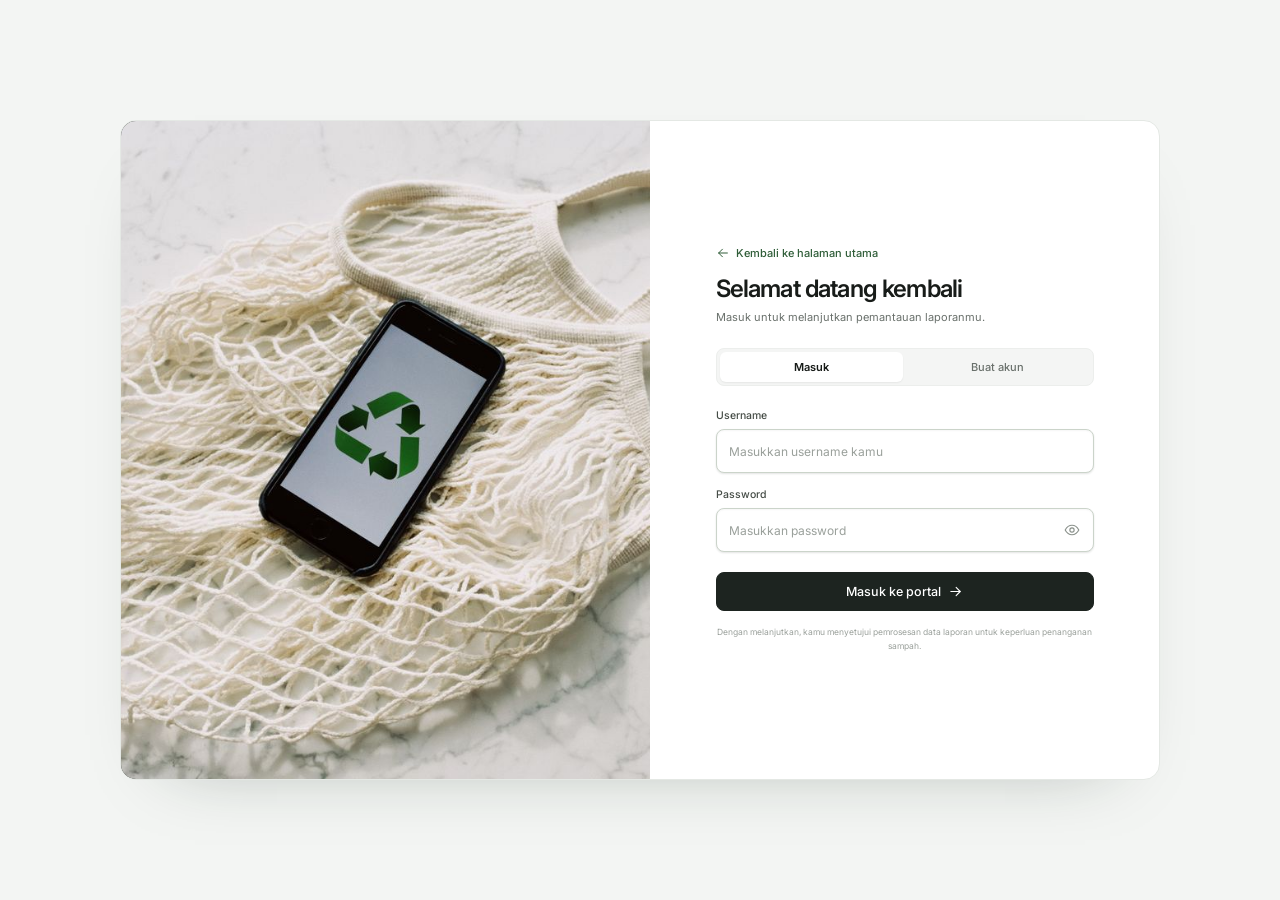
<file: frontend/index.html>
<!doctype html>
<html lang="id">
<head>
  <meta charset="utf-8">
  <meta name="viewport" content="width=device-width, initial-scale=1">
  <title>SmartWaste — Portal Warga</title>
  <meta name="description" content="Portal warga SmartWaste untuk melaporkan kondisi sampah, memantau penanganan, dan mengunduh riwayat laporan.">
  <meta name="theme-color" content="#f5f6f5">
  <link rel="preconnect" href="https://fonts.googleapis.com">
  <link rel="preconnect" href="https://fonts.gstatic.com" crossorigin>
  <link href="https://fonts.googleapis.com/css2?family=Inter:wght@400;500;600;700&display=swap" rel="stylesheet">
  <link rel="stylesheet" href="assets/css/styles.css?v=1.6.8">
  <link rel="icon" href="data:image/svg+xml,%3Csvg xmlns='http://www.w3.org/2000/svg' viewBox='0 0 64 64'%3E%3Crect width='64' height='64' rx='16' fill='%234d8534'/%3E%3Cpath d='M20 42c0-12 9-22 24-24 2 15-7 26-19 26' fill='none' stroke='%23f2f8ea' stroke-width='5' stroke-linecap='round'/%3E%3Cpath d='M22 46c4-10 10-16 19-20' fill='none' stroke='%23f2f8ea' stroke-width='5' stroke-linecap='round'/%3E%3C/svg%3E">
</head>
<body>
  <div class="page-glow" aria-hidden="true"><span></span><span></span></div>

  <!-- ============ AUTHENTICATION ============ -->
  <section id="authView" class="auth hidden" aria-label="Masuk atau buat akun">
    <div class="auth-shell">
      <aside class="auth-brand" aria-hidden="true">
        <img src="assets/img/smartphone-recycling.jpg?v=1" alt="" class="auth-photo" loading="eager">
      </aside>

      <div class="auth-panel" role="main">
        <a class="link-inline auth-back-link" href="landing.html"><span class="icon-only" data-icon="arrow-left"></span> Kembali ke halaman utama</a>
        <div class="auth-panel-head">
          <a class="brand brand--mobile" href="landing.html" aria-label="Kembali ke halaman utama">
            <span class="brand-mark" data-art="mark"></span>
            <span class="brand-name">SmartWaste</span>
          </a>
          <h2 id="authTitle">Selamat datang kembali</h2>
          <p id="authSubtitle">Masuk untuk melanjutkan pemantauan laporanmu.</p>
        </div>

        <div class="auth-tabs" role="tablist" aria-label="Pilihan autentikasi">
          <button type="button" class="auth-tab is-active" id="loginTab" role="tab" aria-selected="true" data-auth-tab="login">Masuk</button>
          <button type="button" class="auth-tab" id="registerTab" role="tab" aria-selected="false" data-auth-tab="register">Buat akun</button>
        </div>

        <form id="loginForm" class="auth-form" novalidate>
          <div class="field">
            <label for="loginUsername">Username</label>
            <div class="input-wrap">
              <span class="input-icon" data-icon="user"></span>
              <input id="loginUsername" name="username" type="text" autocomplete="username" placeholder="Masukkan username kamu" required>
            </div>
          </div>
          <div class="field">
            <div class="label-row">
              <label for="loginPassword">Password</label>
            </div>
            <div class="input-wrap">
              <span class="input-icon" data-icon="lock"></span>
              <input id="loginPassword" name="password" type="password" autocomplete="current-password" placeholder="Masukkan password" required>
              <button type="button" class="input-action" data-action="toggle-password" data-target="loginPassword" aria-label="Tampilkan password">
                <span class="icon-only" data-icon="eye"></span>
              </button>
            </div>
          </div>
          <p class="form-error" id="loginError" role="alert" hidden></p>
          <button type="submit" class="btn btn--primary btn--block btn--lg" id="loginSubmit">
            Masuk ke portal <span class="icon-only" data-icon="arrow-right"></span>
          </button>

        </form>

        <form id="registerForm" class="auth-form hidden" novalidate>
          <div class="field">
            <label for="registerName">Nama lengkap</label>
            <div class="input-wrap">
              <span class="input-icon" data-icon="user"></span>
              <input id="registerName" name="name" type="text" autocomplete="name" placeholder="Contoh: Fadhlan Rizky" required>
            </div>
          </div>
          <div class="field">
            <label for="registerUsername">Username</label>
            <div class="input-wrap">
              <span class="input-icon" data-icon="at"></span>
              <input id="registerUsername" name="username" type="text" autocomplete="username" placeholder="Minimal 3 karakter" minlength="3" required>
            </div>
            <p class="field-hint">Tanpa email. Username dipakai untuk masuk kembali.</p>
          </div>
          <div class="field">
            <label for="registerPassword">Password</label>
            <div class="input-wrap">
              <span class="input-icon" data-icon="lock"></span>
              <input id="registerPassword" name="password" type="password" autocomplete="new-password" placeholder="Minimal 8 karakter" minlength="8" required>
              <button type="button" class="input-action" data-action="toggle-password" data-target="registerPassword" aria-label="Tampilkan password">
                <span class="icon-only" data-icon="eye"></span>
              </button>
            </div>
            <p class="field-hint">Gunakan minimal 8 karakter agar akun lebih aman.</p>
          </div>
          <p class="form-error" id="registerError" role="alert" hidden></p>
          <button type="submit" class="btn btn--primary btn--block btn--lg" id="registerSubmit">
            Buat akun warga <span class="icon-only" data-icon="arrow-right"></span>
          </button>
          <p class="auth-note">Portal ini hanya untuk akun warga. Akun Admin dan Petugas masuk melalui aplikasi operasional.</p>
        </form>

        <p class="auth-terms">Dengan melanjutkan, kamu menyetujui pemrosesan data laporan untuk keperluan penanganan sampah.</p>
      </div>
    </div>
  </section>

  <!-- ============ APP SHELL ============ -->
  <div id="shell" class="shell hidden">
    <div id="scrim" class="scrim" hidden></div>

    <aside id="sidebar" class="sidebar" aria-label="Navigasi utama">
      <div class="sidebar-top">
        <a class="brand" href="#/ringkasan" aria-label="SmartWaste, ke ringkasan">
          <span class="brand-mark" data-art="mark"></span>
          <span class="brand-name">SmartWaste</span>
        </a>

        <form class="side-search" id="sideSearchForm" role="search">
          <span class="side-search-ic" data-icon="search"></span>
          <input id="sideSearch" type="search" placeholder="Cari laporan..." aria-label="Cari laporan" autocomplete="off">
          <kbd>Ctrl K</kbd>
        </form>

        <nav class="nav">
          <p class="nav-label">Menu utama</p>
          <a class="nav-item" href="#/ringkasan" data-nav="dashboard">
            <span class="nav-icon" data-icon="grid"></span>
            <span>Ringkasan</span>
          </a>
          <a class="nav-item" href="#/buat" data-nav="new">
            <span class="nav-icon" data-icon="plus-circle"></span>
            <span>Buat laporan</span>
          </a>
          <a class="nav-item" href="#/riwayat" data-nav="reports">
            <span class="nav-icon" data-icon="clock"></span>
            <span>Riwayat laporan</span>
            <span class="nav-badge" id="navPendingBadge" hidden>0</span>
          </a>

          <p class="nav-label">Akun &amp; bantuan</p>
          <a class="nav-item" href="#/profil" data-nav="profile">
            <span class="nav-icon" data-icon="user"></span>
            <span>Profil</span>
          </a>
          <button type="button" class="nav-item nav-item--button" data-action="open-help">
            <span class="nav-icon" data-icon="help"></span>
            <span>Bantuan cepat</span>
          </button>
          <a class="nav-item" href="landing.html">
            <span class="nav-icon" data-icon="arrow-up-right"></span>
            <span>Halaman utama</span>
          </a>
        </nav>

        <div class="sidebar-promo">
          <span class="promo-art" data-art="promo" aria-hidden="true"></span>
          <p class="promo-title">Jaga lingkunganmu</p>
          <p class="promo-copy">Setiap laporan membantu petugas bergerak lebih cepat.</p>
          <a href="#/buat" class="btn btn--dark btn--sm btn--block">
            Buat laporan <span class="icon-only" data-icon="arrow-right"></span>
          </a>
        </div>
      </div>

      <div class="sidebar-bottom">
        <div class="sidebar-user">
          <button type="button" class="sidebar-user-main" data-action="go-profile">
            <span class="avatar avatar--sm" id="sidebarAvatar">FR</span>
            <span class="sidebar-user-text">
              <strong id="sidebarName">Warga</strong>
              <small>Akun warga</small>
            </span>
          </button>
          <button type="button" class="icon-btn icon-btn--quiet" data-action="logout" aria-label="Keluar dari akun">
            <span class="icon-only" data-icon="logout"></span>
          </button>
        </div>
      </div>
    </aside>

    <div class="main">
      <header class="topbar">
        <div class="topbar-left">
          <button type="button" class="icon-btn menu-btn" id="menuBtn" aria-label="Buka menu navigasi" aria-expanded="false" aria-controls="sidebar">
            <span class="icon-only" data-icon="menu"></span>
          </button>
        </div>
        <div class="top-actions">
          <button type="button" class="icon-btn" id="bellBtn" aria-label="Notifikasi" aria-expanded="false">
            <span class="icon-only" data-icon="bell"></span>
            <span class="notif-dot" id="notifDot" hidden></span>
          </button>
          <button type="button" class="profile-chip" data-action="go-profile">
            <span class="avatar avatar--sm" id="topAvatar">FR</span>
            <span class="profile-chip-text">
              <strong id="topChipName">Warga</strong>
              <small>Akun warga</small>
            </span>
            <span class="icon-only muted" data-icon="chevron-down"></span>
          </button>
        </div>
      </header>

      <div class="conn-banner" id="connBanner" role="status" hidden>
        <span class="icon-only" data-icon="wifi-off"></span>
        <span id="connBannerText">Koneksi ke server terputus. Data yang tampil mungkin belum terbaru.</span>
        <button type="button" class="btn btn--ghost btn--xs" data-action="retry-connection">Coba lagi</button>
      </div>

      <main id="view" class="view" tabindex="-1"></main>
    </div>
  </div>

  <div id="notifPop" class="popover" hidden>
    <div class="popover-head">
      <strong>Notifikasi</strong>
      <span class="popover-sub" id="notifSub">Aktivitas laporan terbaru</span>
    </div>
    <div class="popover-body" id="notifList"></div>
    <div class="popover-foot">
      <a href="#/riwayat" class="link-inline" data-action="close-notif">Lihat semua riwayat <span class="icon-only" data-icon="arrow-right"></span></a>
    </div>
  </div>

  <div id="modalRoot"></div>
  <div id="toastRoot" class="toast-root" aria-live="polite" aria-atomic="false"></div>

  <noscript>
    <div class="noscript">Portal SmartWaste memerlukan JavaScript untuk berjalan. Aktifkan JavaScript pada browser kamu.</div>
  </noscript>

  <script src="assets/js/icons.js?v=1.5.0"></script>
  <script src="assets/js/data.js?v=2.0.1"></script>
  <script src="assets/js/app.js?v=1.6.5"></script>
</body>
</html>
</file>
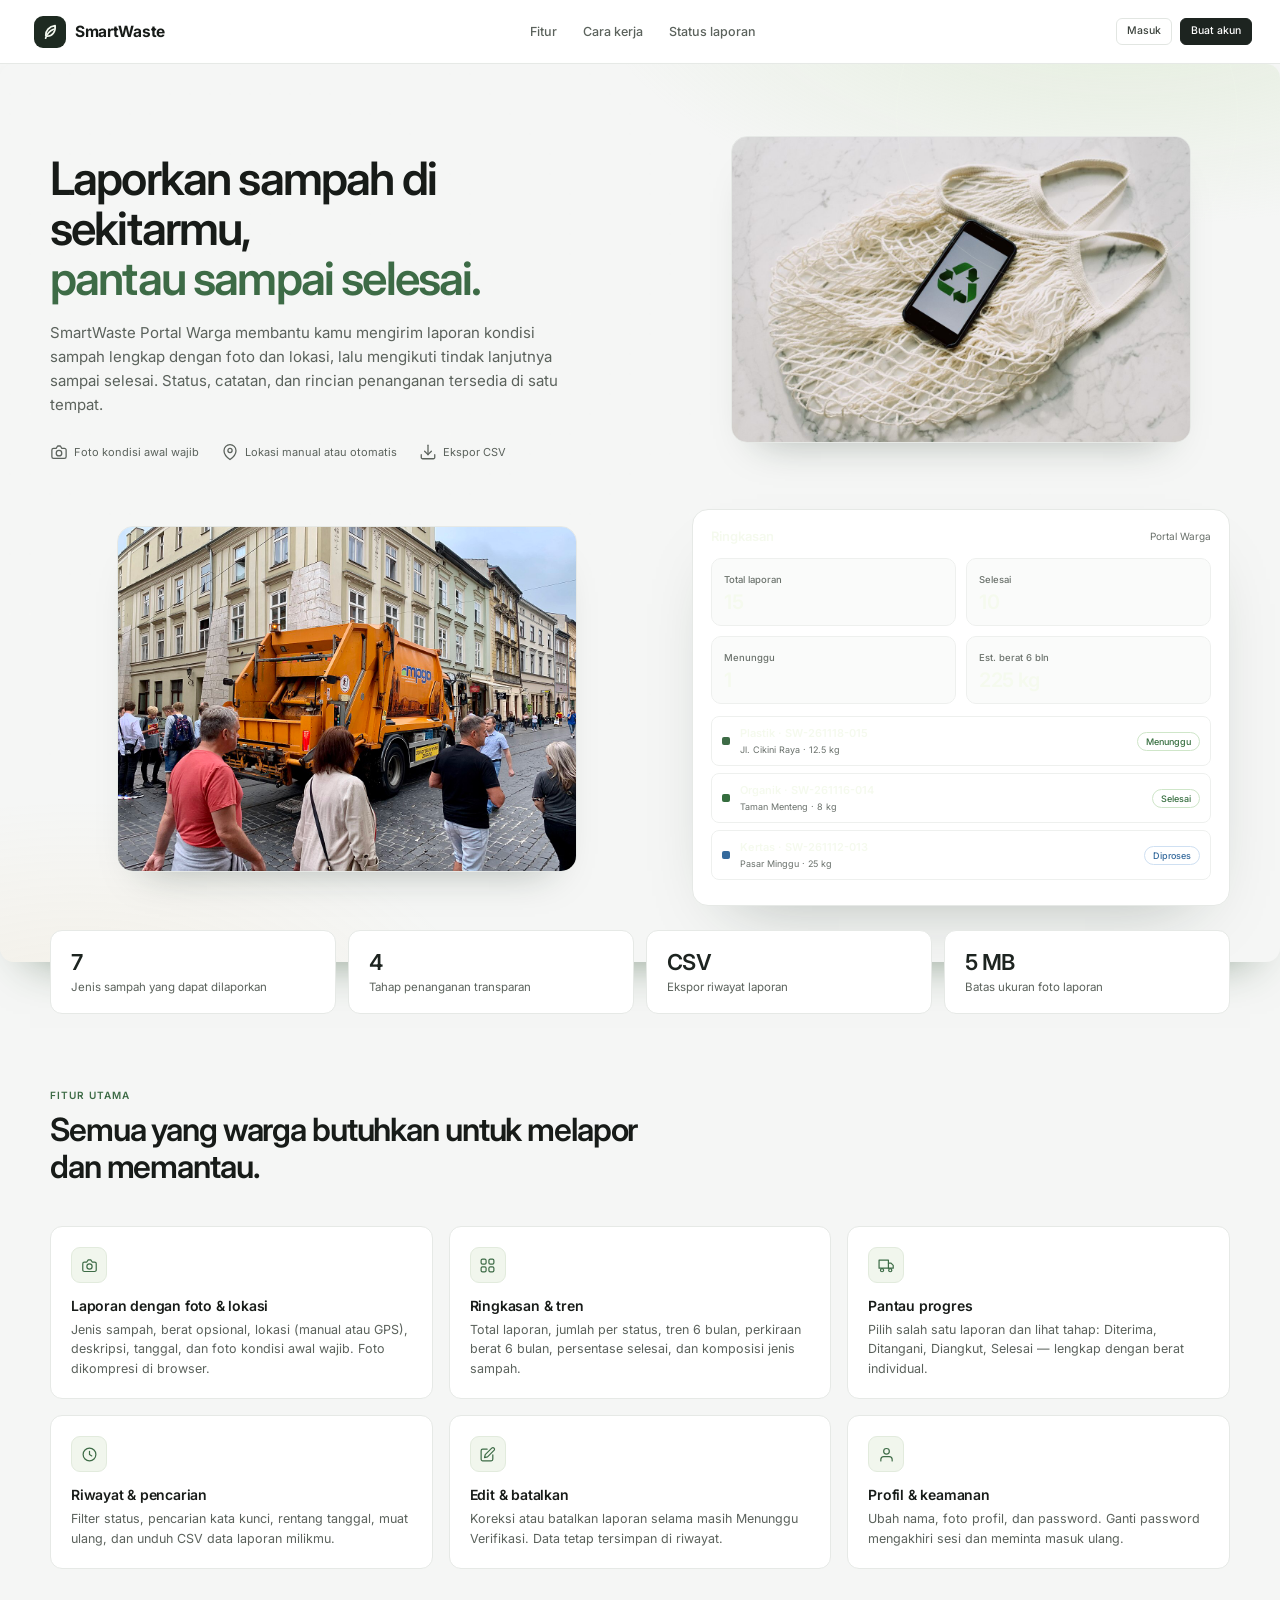
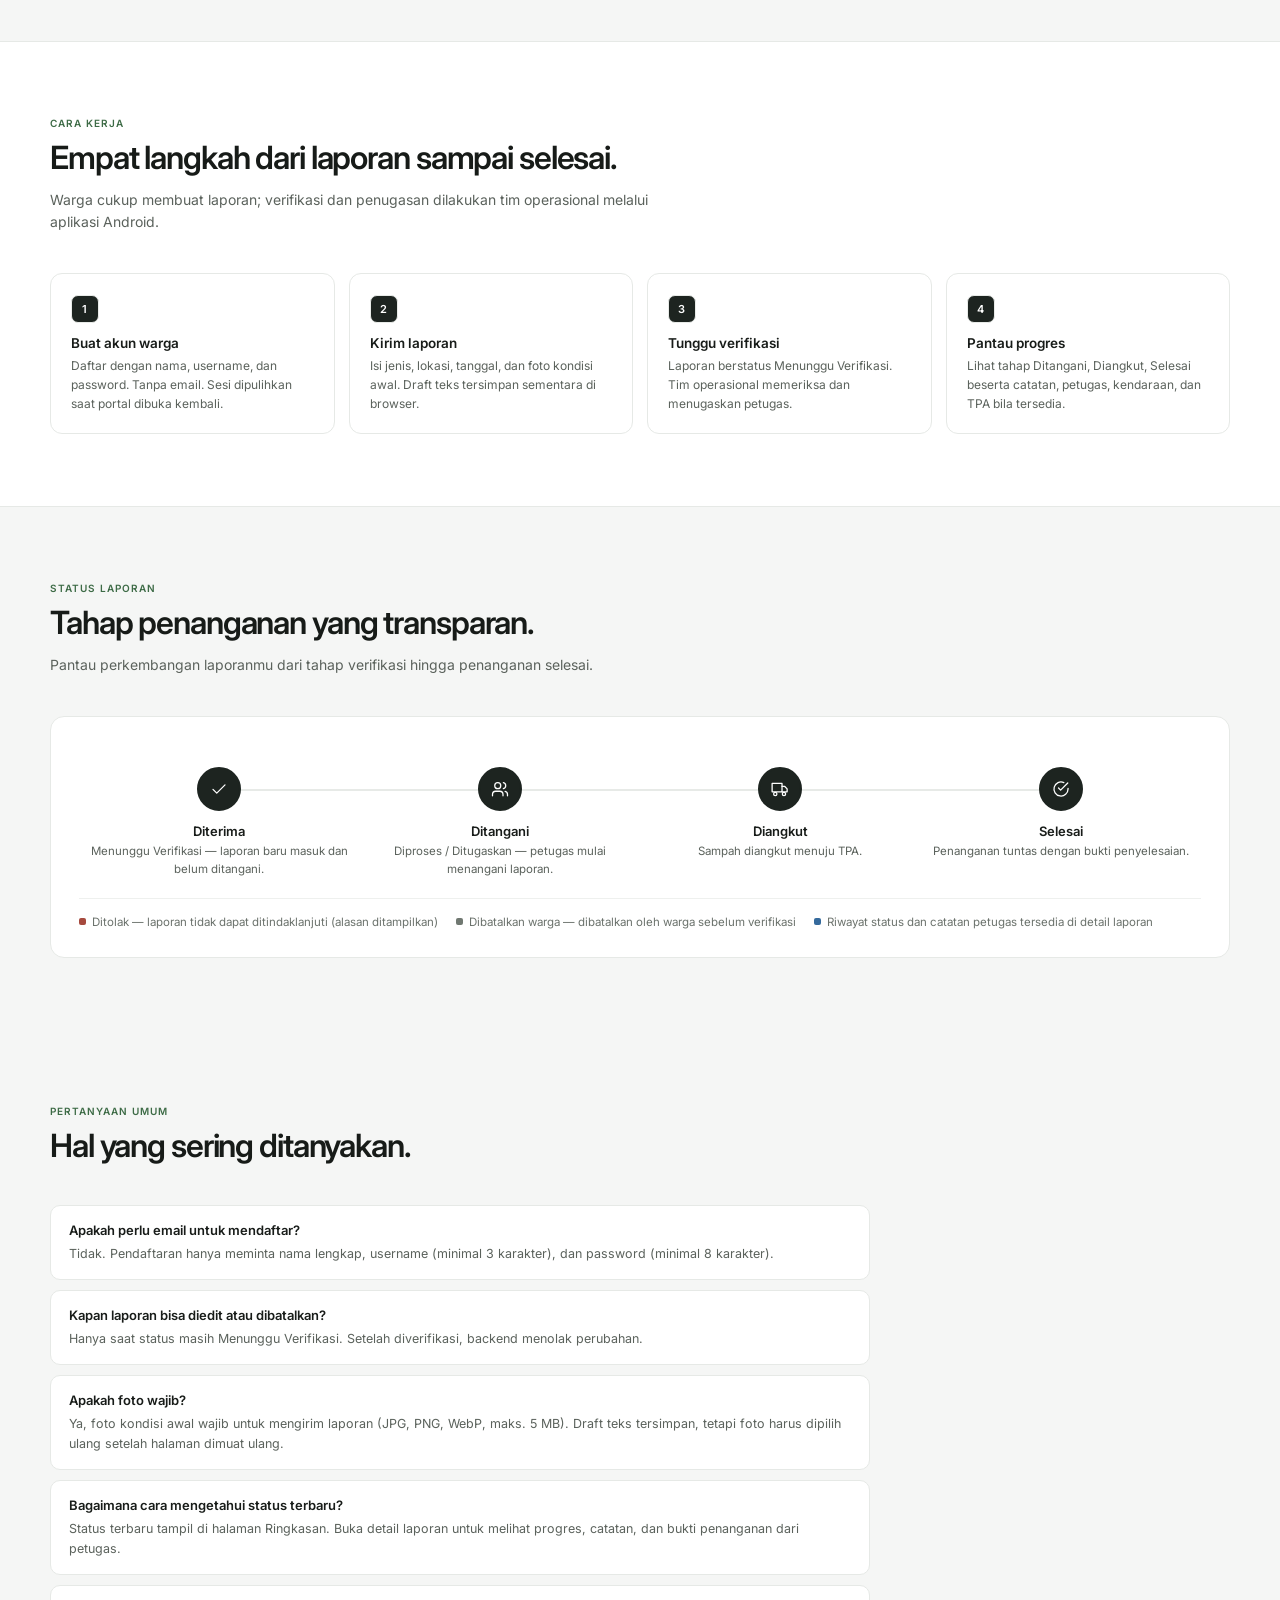
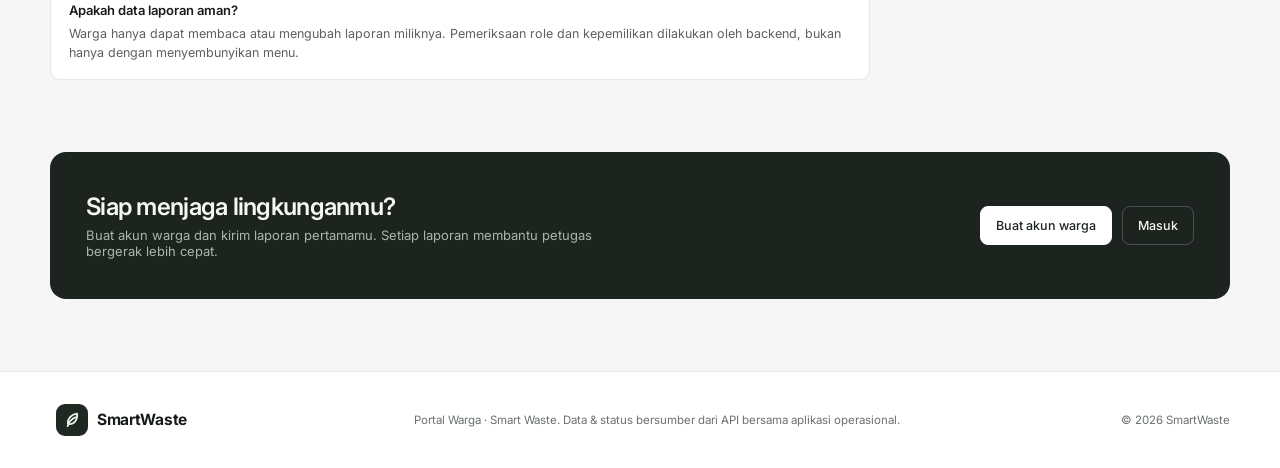
<file: frontend/landing.html>
<!doctype html>
<html lang="id">
<head>
  <meta charset="utf-8">
  <meta name="viewport" content="width=device-width, initial-scale=1">
  <title>SmartWaste — Portal Warga | Laporkan sampah, pantau penanganan</title>
  <meta name="description" content="Portal warga SmartWaste untuk melaporkan kondisi sampah beserta foto dan lokasi, serta memantau status penanganan sampai selesai.">
  <meta http-equiv="Cache-Control" content="no-cache, no-store, must-revalidate">
  <meta http-equiv="Pragma" content="no-cache">
  <meta http-equiv="Expires" content="0">
  <link rel="preconnect" href="https://fonts.googleapis.com">
  <link rel="preconnect" href="https://fonts.gstatic.com" crossorigin>
  <link href="https://fonts.googleapis.com/css2?family=Inter:wght@400;500;600;700&display=swap" rel="stylesheet">
  <link rel="stylesheet" href="assets/css/styles.css?v=1.6.5">
  <link rel="stylesheet" href="assets/css/landing.css?v=1.0.16">
  <link rel="icon" href="data:image/svg+xml,%3Csvg xmlns='http://www.w3.org/2000/svg' viewBox='0 0 64 64'%3E%3Crect width='64' height='64' rx='16' fill='%234d8534'/%3E%3Cpath d='M20 42c0-12 9-22 24-24 2 15-7 26-19 26' fill='none' stroke='%23f2f8ea' stroke-width='5' stroke-linecap='round'/%3E%3Cpath d='M22 46c4-10 10-16 19-20' fill='none' stroke='%23f2f8ea' stroke-width='5' stroke-linecap='round'/%3E%3C/svg%3E">
</head>
<body>
  <div class="landing">

    <!-- NAV -->
    <nav class="land-nav">
      <a class="brand" href="landing.html" aria-label="SmartWaste, ke beranda">
        <span class="brand-mark" data-art="mark"></span>
        <span class="brand-name">SmartWaste</span>
      </a>
      <div class="land-nav-links">
        <a href="#fitur">Fitur</a>
        <a href="#cara-kerja">Cara kerja</a>
        <a href="#status">Status laporan</a>
      </div>
      <div class="land-nav-cta">
        <a href="index.html#/masuk" class="btn btn--ghost btn--sm">Masuk</a>
        <a href="index.html#/daftar" class="btn btn--primary btn--sm">Buat akun</a>
      </div>
    </nav>

<main>
    <!-- HERO -->
    <section class="hero">
      <div class="hero-inner">
        <div>
          <h1>Laporkan sampah di sekitarmu,<br><span>pantau sampai selesai.</span></h1>
          <p class="lead">SmartWaste Portal Warga membantu kamu mengirim laporan kondisi sampah lengkap dengan foto dan lokasi, lalu mengikuti tindak lanjutnya sampai selesai. Status, catatan, dan rincian penanganan tersedia di satu tempat.</p>
          <div class="hero-trust">
            <span><span class="ic" data-icon="camera"></span> Foto kondisi awal wajib</span>
            <span><span class="ic" data-icon="map-pin"></span> Lokasi manual atau otomatis</span>
            <span><span class="ic" data-icon="download"></span> Ekspor CSV</span>
          </div>
        </div>
        <div class="hero-photo-wrap">
          <img src="assets/img/smartphone-recycling.jpg?v=1" alt="Ponsel dengan pesan daur ulang di atas tas jaring, simbol keberlanjutan" class="hero-photo" loading="eager">
        </div>
        <div class="hero-photo-wrap">
          <img src="assets/img/garbage-truck.jpg?v=1" alt="Truk pengangkut sampah di jalan kota" class="hero-photo" loading="eager">
        </div>
        <div class="hero-mock" aria-hidden="true">
          <div class="hero-mock-head">
            <strong>Ringkasan</strong>
            <span>Portal Warga</span>
          </div>
          <div class="mock-kpis">
            <div class="mock-kpi"><span>Total laporan</span><strong>15</strong></div>
            <div class="mock-kpi"><span>Selesai</span><strong>10</strong></div>
            <div class="mock-kpi"><span>Menunggu</span><strong>1</strong></div>
            <div class="mock-kpi"><span>Est. berat 6 bln</span><strong>225 kg</strong></div>
          </div>
          <div class="mock-row">
            <span class="dot"></span>
            <div class="txt"><strong>Plastik · SW-261118-015</strong><small>Jl. Cikini Raya · 12.5 kg</small></div>
            <span class="pill">Menunggu</span>
          </div>
          <div class="mock-row">
            <span class="dot" style="background:#356d3e"></span>
            <div class="txt"><strong>Organik · SW-261116-014</strong><small>Taman Menteng · 8 kg</small></div>
            <span class="pill" style="border-color:#cfe6c9;color:#356d3e">Selesai</span>
          </div>
          <div class="mock-row">
            <span class="dot" style="background:#356a9c"></span>
            <div class="txt"><strong>Kertas · SW-261112-013</strong><small>Pasar Minggu · 25 kg</small></div>
            <span class="pill" style="border-color:#cfe0f2;color:#356a9c">Diproses</span>
          </div>
        </div>
      </div>
    </section>

    <!-- STATS STRIP -->
    <section class="section" style="padding:0 28px 0;">
      <div class="section-inner">
        <div class="stats-strip">
          <div class="stat"><strong>7</strong><span>Jenis sampah yang dapat dilaporkan</span></div>
          <div class="stat"><strong>4</strong><span>Tahap penanganan transparan</span></div>
          <div class="stat"><strong>CSV</strong><span>Ekspor riwayat laporan</span></div>
          <div class="stat"><strong>5 MB</strong><span>Batas ukuran foto laporan</span></div>
        </div>
      </div>
    </section>

    <!-- FITUR -->
    <section class="section" id="fitur">
      <div class="section-inner">
        <div class="section-head">
          <span class="eyebrow">Fitur utama</span>
          <h2>Semua yang warga butuhkan untuk melapor dan memantau.</h2>
        </div>
        <div class="feature-grid">
          <div class="feature-card">
            <span class="feature-ic"><span class="icon-only" data-icon="camera"></span></span>
            <h3>Laporan dengan foto &amp; lokasi</h3>
            <p>Jenis sampah, berat opsional, lokasi (manual atau GPS), deskripsi, tanggal, dan foto kondisi awal wajib. Foto dikompresi di browser.</p>
          </div>
          <div class="feature-card">
            <span class="feature-ic"><span class="icon-only" data-icon="grid"></span></span>
            <h3>Ringkasan &amp; tren</h3>
            <p>Total laporan, jumlah per status, tren 6 bulan, perkiraan berat 6 bulan, persentase selesai, dan komposisi jenis sampah.</p>
          </div>
          <div class="feature-card">
            <span class="feature-ic"><span class="icon-only" data-icon="truck"></span></span>
            <h3>Pantau progres</h3>
            <p>Pilih salah satu laporan dan lihat tahap: Diterima, Ditangani, Diangkut, Selesai — lengkap dengan berat individual.</p>
          </div>
          <div class="feature-card">
            <span class="feature-ic"><span class="icon-only" data-icon="clock"></span></span>
            <h3>Riwayat &amp; pencarian</h3>
            <p>Filter status, pencarian kata kunci, rentang tanggal, muat ulang, dan unduh CSV data laporan milikmu.</p>
          </div>
          <div class="feature-card">
            <span class="feature-ic"><span class="icon-only" data-icon="edit"></span></span>
            <h3>Edit &amp; batalkan</h3>
            <p>Koreksi atau batalkan laporan selama masih Menunggu Verifikasi. Data tetap tersimpan di riwayat.</p>
          </div>
          <div class="feature-card">
            <span class="feature-ic"><span class="icon-only" data-icon="user"></span></span>
            <h3>Profil &amp; keamanan</h3>
            <p>Ubah nama, foto profil, dan password. Ganti password mengakhiri sesi dan meminta masuk ulang.</p>
          </div>
        </div>
      </div>
    </section>

    <!-- CARA KERJA -->
    <section class="section" id="cara-kerja" style="background:#fff;border-top:1px solid var(--line);border-bottom:1px solid var(--line);">
      <div class="section-inner">
        <div class="section-head">
          <span class="eyebrow">Cara kerja</span>
          <h2>Empat langkah dari laporan sampai selesai.</h2>
          <p>Warga cukup membuat laporan; verifikasi dan penugasan dilakukan tim operasional melalui aplikasi Android.</p>
        </div>
        <div class="steps">
          <div class="step-card">
            <span class="step-num">1</span>
            <h3>Buat akun warga</h3>
            <p>Daftar dengan nama, username, dan password. Tanpa email. Sesi dipulihkan saat portal dibuka kembali.</p>
          </div>
          <div class="step-card">
            <span class="step-num">2</span>
            <h3>Kirim laporan</h3>
            <p>Isi jenis, lokasi, tanggal, dan foto kondisi awal. Draft teks tersimpan sementara di browser.</p>
          </div>
          <div class="step-card">
            <span class="step-num">3</span>
            <h3>Tunggu verifikasi</h3>
            <p>Laporan berstatus Menunggu Verifikasi. Tim operasional memeriksa dan menugaskan petugas.</p>
          </div>
          <div class="step-card">
            <span class="step-num">4</span>
            <h3>Pantau progres</h3>
            <p>Lihat tahap Ditangani, Diangkut, Selesai beserta catatan, petugas, kendaraan, dan TPA bila tersedia.</p>
          </div>
        </div>
      </div>
    </section>

    <!-- STATUS -->
    <section class="section" id="status">
      <div class="section-inner">
        <div class="section-head">
          <span class="eyebrow">Status laporan</span>
          <h2>Tahap penanganan yang transparan.</h2>
          <p>Pantau perkembangan laporanmu dari tahap verifikasi hingga penanganan selesai.</p>
        </div>
        <div class="pipeline">
          <div class="pipeline-stages">
            <div class="pipe-stage is-done">
              <span class="pipe-dot"><span class="icon-only" data-icon="check"></span></span>
              <h3>Diterima</h3>
              <p>Menunggu Verifikasi — laporan baru masuk dan belum ditangani.</p>
            </div>
            <div class="pipe-stage is-done">
              <span class="pipe-dot"><span class="icon-only" data-icon="users"></span></span>
              <h3>Ditangani</h3>
              <p>Diproses / Ditugaskan — petugas mulai menangani laporan.</p>
            </div>
            <div class="pipe-stage is-done">
              <span class="pipe-dot"><span class="icon-only" data-icon="truck"></span></span>
              <h3>Diangkut</h3>
              <p>Sampah diangkut menuju TPA.</p>
            </div>
            <div class="pipe-stage is-done">
              <span class="pipe-dot"><span class="icon-only" data-icon="check-circle"></span></span>
              <h3>Selesai</h3>
              <p>Penanganan tuntas dengan bukti penyelesaian.</p>
            </div>
          </div>
          <div class="pipe-note">
            <span><span class="dot" style="background:#a64a3e"></span> Ditolak — laporan tidak dapat ditindaklanjuti (alasan ditampilkan)</span>
            <span><span class="dot" style="background:#707871"></span> Dibatalkan warga — dibatalkan oleh warga sebelum verifikasi</span>
            <span><span class="dot" style="background:#356a9c"></span> Riwayat status dan catatan petugas tersedia di detail laporan</span>
          </div>
        </div>
      </div>
    </section>

    <!-- FAQ -->
    <section class="section">
      <div class="section-inner">
        <div class="section-head">
          <span class="eyebrow">Pertanyaan umum</span>
          <h2>Hal yang sering ditanyakan.</h2>
        </div>
        <div class="faq">
          <div class="faq-item">
            <h3>Apakah perlu email untuk mendaftar?</h3>
            <p>Tidak. Pendaftaran hanya meminta nama lengkap, username (minimal 3 karakter), dan password (minimal 8 karakter).</p>
          </div>
          <div class="faq-item">
            <h3>Kapan laporan bisa diedit atau dibatalkan?</h3>
            <p>Hanya saat status masih Menunggu Verifikasi. Setelah diverifikasi, backend menolak perubahan.</p>
          </div>
          <div class="faq-item">
            <h3>Apakah foto wajib?</h3>
            <p>Ya, foto kondisi awal wajib untuk mengirim laporan (JPG, PNG, WebP, maks. 5 MB). Draft teks tersimpan, tetapi foto harus dipilih ulang setelah halaman dimuat ulang.</p>
          </div>
          <div class="faq-item">
            <h3>Bagaimana cara mengetahui status terbaru?</h3>
            <p>Status terbaru tampil di halaman Ringkasan. Buka detail laporan untuk melihat progres, catatan, dan bukti penanganan dari petugas.</p>
          </div>
          <div class="faq-item">
            <h3>Apakah data laporan aman?</h3>
            <p>Warga hanya dapat membaca atau mengubah laporan miliknya. Pemeriksaan role dan kepemilikan dilakukan oleh backend, bukan hanya dengan menyembunyikan menu.</p>
          </div>
        </div>
      </div>
    </section>

    <!-- CTA -->
    <section class="section" style="padding-top:0;">
      <div class="section-inner">
        <div class="cta-banner">
          <div>
            <h3>Siap menjaga lingkunganmu?</h3>
            <p>Buat akun warga dan kirim laporan pertamamu. Setiap laporan membantu petugas bergerak lebih cepat.</p>
          </div>
          <div style="display:flex;gap:10px;flex-wrap:wrap;">
            <a href="index.html#/daftar" class="btn btn--primary btn--lg">Buat akun warga</a>
            <a href="index.html#/masuk" class="btn btn--ghost btn--lg">Masuk</a>
          </div>
        </div>
      </div>
    </section>

  </main>

    <!-- FOOTER -->
    <footer class="footer">
      <div class="footer-inner">
        <a class="brand" href="landing.html">
          <span class="brand-mark" data-art="mark"></span>
          <span class="brand-name">SmartWaste</span>
        </a>
        <span>Portal Warga · Smart Waste. Data &amp; status bersumber dari API bersama aplikasi operasional.</span>
        <span>© 2026 SmartWaste</span>
      </div>
    </footer>

  </div>

  <script src="assets/js/icons.js?v=1.3.0"></script>
  <script>if (window.hydrateIcons) hydrateIcons(); if (window.hydrateArt) hydrateArt();</script>
</body>
</html>
</file>
<file: frontend/assets/css/styles.css>
/* ============================================================
   SmartWaste — Portal Warga
   Design system inspired by the supplied dashboard reference
   ============================================================ */

:root {
  --bg: #eef4ec;
  --bg-soft: #f5f9f1;
  --surface: #ffffff;
  --ink: #17241a;
  --ink-2: #3e4e3f;
  --muted: #5f6f5e;
  --muted-2: #62725e;
  --line: #e6eee1;
  --line-2: #eff4eb;
  --green: #477d2e;
  --green-600: #3f7128;
  --green-700: #356325;
  --green-900: #214a29;
  --mint: #e9f4df;
  --mint-2: #f2f8ec;
  --cream: #f5faee;
  --amber: #e9a23b;
  --amber-soft: #fbf1dd;
  --amber-ink: #91651a;
  --danger: #b85449;
  --danger-soft: #fbeeeb;
  --radius-lg: 24px;
  --radius: 18px;
  --radius-sm: 12px;
  --shadow-card: 0 20px 42px -38px rgba(29, 57, 30, 0.55);
  --shadow-lift: 0 26px 48px -30px rgba(28, 58, 30, 0.4);
  --font: "Plus Jakarta Sans", "Segoe UI", system-ui, -apple-system, sans-serif;
}

* { box-sizing: border-box; }
*::selection { background: #cfe7ba; color: #1e3c21; }

html { scroll-behavior: smooth; }

body {
  margin: 0;
  min-height: 100vh;
  font-family: var(--font);
  color: var(--ink);
  background:
    radial-gradient(900px 500px at 92% -6%, rgba(190, 219, 168, 0.55), transparent 65%),
    radial-gradient(700px 500px at 4% 108%, rgba(240, 199, 126, 0.22), transparent 60%),
    var(--bg);
  -webkit-font-smoothing: antialiased;
  text-rendering: optimizeLegibility;
}

h1, h2, h3, h4, p { margin: 0; }
a { color: inherit; text-decoration: none; }
button { font: inherit; color: inherit; }
img { max-width: 100%; display: block; }
select, input, textarea, button { font-family: inherit; }
[hidden] { display: none !important; }

.page-glow { position: fixed; inset: 0; pointer-events: none; overflow: hidden; z-index: 0; }
.page-glow span { position: absolute; border-radius: 50%; filter: blur(12px); opacity: 0.55; }
.page-glow span:first-child { width: 260px; height: 260px; right: -90px; top: 20%; background: radial-gradient(circle, rgba(159, 196, 132, 0.5), transparent 70%); }
.page-glow span:last-child { width: 320px; height: 320px; left: 32%; bottom: -190px; background: radial-gradient(circle, rgba(244, 202, 124, 0.28), transparent 70%); }

.ic { width: 18px; height: 18px; flex: none; display: inline-block; vertical-align: middle; }
.icon-only { display: inline-flex; align-items: center; justify-content: center; }
.muted { color: var(--muted); }
.hidden { display: none !important; }
.sr-only {
  position: absolute; width: 1px; height: 1px; padding: 0; margin: -1px;
  overflow: hidden; clip: rect(0, 0, 0, 0); white-space: nowrap; border: 0;
}

:focus-visible {
  outline: 3px solid rgba(94, 153, 62, 0.35);
  outline-offset: 2px;
  border-radius: 8px;
}

/* ---------------------------------------------------------------- buttons */
.btn {
  --btn-bg: var(--surface);
  --btn-fg: var(--ink);
  display: inline-flex; align-items: center; justify-content: center; gap: 8px;
  padding: 10px 16px;
  border-radius: 12px;
  border: 1px solid transparent;
  background: var(--btn-bg);
  color: var(--btn-fg);
  font-size: 13.5px;
  font-weight: 600;
  line-height: 1.2;
  cursor: pointer;
  text-decoration: none;
  transition: transform 0.18s ease, background-color 0.18s ease, border-color 0.18s ease, box-shadow 0.18s ease, opacity 0.18s ease;
  white-space: nowrap;
}
.btn:hover { transform: translateY(-1px); }
.btn:active { transform: translateY(0); }
.btn:disabled { opacity: 0.6; cursor: default; transform: none; box-shadow: none !important; }
.btn .ic { width: 16px; height: 16px; }

.btn--primary {
  background: var(--green);
  color: #f8fdf3;
  box-shadow: 0 12px 22px -14px rgba(64, 112, 40, 0.85), inset 0 1px 0 rgba(255, 255, 255, 0.18);
}
.btn--primary:hover { background: var(--green-600); }
.btn--dark { background: var(--green-900); color: #f5faed; }
.btn--dark:hover { background: #1a3d22; }
.btn--ghost { background: #fff; border-color: var(--line); color: var(--ink-2); }
.btn--ghost:hover { border-color: #d8e4d0; background: var(--mint-2); }
.btn--soft { background: var(--mint); color: var(--green-700); }
.btn--soft:hover { background: #e1efd6; }
.btn--danger { background: var(--danger-soft); color: var(--danger); border-color: #f3d9d4; }
.btn--danger:hover { background: #f8e4e0; }
.btn--danger-solid { background: #b5544a; color: #fff; }
.btn--danger-solid:hover { background: #a3473e; }
.btn--block { width: 100%; }
.btn--lg { padding: 13px 20px; font-size: 14.5px; border-radius: 13px; }
.btn--sm { padding: 8px 13px; font-size: 12.5px; border-radius: 10px; }
.btn--xs { padding: 6px 10px; font-size: 11.5px; border-radius: 8px; }
.btn--icon { padding: 10px; width: 42px; height: 42px; }

.icon-btn {
  width: 42px; height: 42px;
  display: inline-flex; align-items: center; justify-content: center;
  border-radius: 50%;
  background: var(--surface);
  border: 1px solid var(--line);
  color: var(--ink-2);
  cursor: pointer;
  position: relative;
  transition: background-color 0.18s ease, border-color 0.18s ease, transform 0.18s ease;
}
.icon-btn:hover { background: var(--mint-2); border-color: #dbe7d3; }
.icon-btn:active { transform: scale(0.97); }
.icon-btn--quiet { background: transparent; border-color: transparent; width: 34px; height: 34px; color: var(--muted); }
.icon-btn--quiet:hover { background: #f1f6ec; }

.link-inline {
  display: inline-flex; align-items: center; gap: 6px;
  color: var(--green-700); font-weight: 600; font-size: 12.5px;
  cursor: pointer;
  background: none; border: 0; padding: 0;
}
.link-inline:hover { color: var(--green); }
.link-inline .ic { width: 14px; height: 14px; }

/* ---------------------------------------------------------------- badges */
.badge {
  display: inline-flex; align-items: center; gap: 6px;
  padding: 4px 9px 4px 8px;
  border-radius: 999px;
  font-size: 11px;
  font-weight: 600;
  line-height: 1.35;
  border: 1px solid transparent;
  white-space: nowrap;
}
.badge::before { content: ""; width: 5px; height: 5px; border-radius: 50%; background: currentColor; flex: none; }
.badge--pending { background: var(--amber-soft); color: var(--amber-ink); border-color: #f5e7c9; }
.badge--process { background: #eaf4e0; color: #4a7b2e; border-color: #dceccd; }
.badge--done { background: #e3f1dc; color: #316a27; border-color: #d5e9ca; }
.badge--rejected { background: var(--danger-soft); color: #a54b41; border-color: #f4ddd8; }
.badge--cancelled { background: #f1f3ef; color: #788575; border-color: #e5e9e1; }
.badge--lg { font-size: 12px; padding: 6px 12px; }
.badge--outline { background: transparent; border-color: var(--line); color: var(--ink-2); }
.badge .ic { width: 12px; height: 12px; }

.eyebrow-pill {
  display: inline-flex; align-items: center; gap: 7px;
  padding: 6px 12px;
  border-radius: 999px;
  background: rgba(246, 251, 238, 0.14);
  border: 1px solid rgba(246, 251, 238, 0.2);
  color: #f2f9e9;
  font-size: 10.5px;
  font-weight: 700;
  letter-spacing: 0.11em;
  text-transform: uppercase;
}
.eyebrow-pill .dot { width: 6px; height: 6px; border-radius: 50%; background: #b8dc8d; box-shadow: 0 0 0 4px rgba(184, 220, 141, 0.16); }

.chip {
  display: inline-flex; align-items: center; gap: 7px;
  padding: 6px 11px;
  border-radius: 999px;
  border: 1px solid var(--line);
  background: #fff;
  color: var(--ink-2);
  font-size: 12px;
  font-weight: 600;
}
.chip--mint { background: var(--mint-2); border-color: #e1ecd8; color: var(--green-700); }

.avatar {
  display: inline-flex; align-items: center; justify-content: center;
  width: 44px; height: 44px;
  border-radius: 50%;
  background: linear-gradient(145deg, #dcedcb, #bcd9a3);
  color: #315a27;
  font-weight: 800;
  font-size: 13px;
  letter-spacing: 0.02em;
  overflow: hidden;
  flex: none;
  background-size: cover;
  background-position: center;
  border: 1px solid rgba(53, 99, 37, 0.08);
}
.avatar--sm { width: 34px; height: 34px; font-size: 11px; }
.avatar--lg { width: 88px; height: 88px; font-size: 24px; border-radius: 50%; }
.avatar img { width: 100%; height: 100%; object-fit: cover; }

/* ---------------------------------------------------------------- shell */
.shell {
  position: relative;
  z-index: 1;
  display: flex;
  gap: 20px;
  padding: 18px;
  min-height: 100vh;
  max-width: 1560px;
  margin: 0 auto;
}

.sidebar {
  width: 258px;
  flex: none;
  position: sticky;
  top: 18px;
  height: calc(100vh - 36px);
  display: flex;
  flex-direction: column;
  justify-content: space-between;
  gap: 16px;
  background: var(--surface);
  border: 1px solid rgba(226, 236, 220, 0.9);
  border-radius: 26px;
  padding: 20px 16px 16px;
  box-shadow: 0 30px 60px -46px rgba(31, 61, 31, 0.5);
  overflow-y: auto;
  scrollbar-width: thin;
  scrollbar-color: #d9e6d1 transparent;
  z-index: 50;
}
.sidebar::-webkit-scrollbar { width: 5px; }
.sidebar::-webkit-scrollbar-thumb { background: #d9e6d1; border-radius: 8px; }

.sidebar-top { min-height: 0; }

.brand {
  display: flex; align-items: center; gap: 10px;
  padding: 2px 6px;
  width: fit-content;
  border-radius: 12px;
}
.brand-mark {
  width: 34px; height: 34px;
  display: inline-flex; align-items: center; justify-content: center;
  border-radius: 11px;
  background: #edf6e5;
  color: var(--green-700);
  flex: none;
}
.brand-mark svg { width: 26px; height: 26px; }
.brand-name { font-size: 17px; font-weight: 800; letter-spacing: -0.03em; color: var(--ink); }
.brand--light .brand-mark { background: #f2f8e7; color: #2f6427; }
.brand--light .brand-name { color: #f7fbf0; }
.brand--mobile { display: none; }

.workspace {
  margin-top: 18px;
  display: flex; align-items: center; gap: 10px;
  padding: 9px 10px;
  border: 1px solid var(--line);
  background: #f8fbf5;
  border-radius: 14px;
}
.workspace-mark {
  width: 34px; height: 34px; border-radius: 10px;
  display: inline-flex; align-items: center; justify-content: center;
  background: #e7f2dd; color: var(--green-700);
  flex: none;
}
.workspace-mark svg { width: 24px; height: 24px; }
.workspace-text { display: flex; flex-direction: column; line-height: 1.25; min-width: 0; }
.workspace-text strong { font-size: 12.5px; font-weight: 700; letter-spacing: -0.01em; }
.workspace-text small { font-size: 10.5px; color: var(--muted); }
.workspace-dot { margin-left: auto; width: 8px; height: 8px; border-radius: 50%; background: #8cbb62; box-shadow: 0 0 0 3px #eaf4df; }

.nav { display: flex; flex-direction: column; margin-top: 6px; }
.nav-label {
  margin: 18px 12px 7px;
  font-size: 9.5px;
  font-weight: 700;
  letter-spacing: 0.12em;
  text-transform: uppercase;
  color: var(--muted-2);
}
.nav-item {
  display: flex; align-items: center; gap: 11px;
  padding: 10px 12px;
  border-radius: 12px;
  color: #61705f;
  font-size: 13px;
  font-weight: 500;
  border: 1px solid transparent;
  background: transparent;
  cursor: pointer;
  text-align: left;
  width: 100%;
  transition: background-color 0.16s ease, color 0.16s ease;
  position: relative;
  margin-bottom: 2px;
}
.nav-item .ic { width: 18px; height: 18px; color: #879584; transition: color 0.16s ease; }
.nav-item:hover { background: #f5f9f1; color: var(--ink); }
.nav-item.is-active { background: #eaf4df; color: #2f6327; font-weight: 700; }
.nav-item.is-active .ic { color: #3c7428; }
.nav-item.is-active::after { content: ""; width: 4px; height: 18px; border-radius: 4px; background: #6da24a; position: absolute; right: 10px; top: 50%; transform: translateY(-50%); }
.nav-badge {
  margin-left: auto;
  min-width: 19px; height: 19px;
  padding: 0 6px;
  display: inline-flex; align-items: center; justify-content: center;
  border-radius: 999px;
  background: #f7ecd4;
  color: #7d5414;
  font-size: 10px;
  font-weight: 700;
}
.nav-item.is-active .nav-badge { margin-right: 10px; }
.nav-item--button { font-family: inherit; }

.sidebar-promo {
  position: relative;
  margin-top: 22px;
  background: linear-gradient(165deg, #f4f9ee, #eaf4e0);
  border: 1px solid #e2eed7;
  border-radius: 18px;
  padding: 14px;
  overflow: hidden;
}
.promo-art { display: block; height: 104px; margin: -14px -6px 4px; }
.promo-art svg { width: 100%; height: 100%; }
.promo-title { font-size: 13.5px; font-weight: 800; letter-spacing: -0.015em; }
.promo-copy { margin-top: 4px; font-size: 11px; line-height: 1.5; color: #6d7f67; }
.sidebar-promo .btn { margin-top: 11px; }

.sidebar-bottom { display: flex; flex-direction: column; gap: 10px; padding-top: 12px; border-top: 1px solid var(--line-2); }
.sidebar-user { display: flex; align-items: center; gap: 6px; }
.sidebar-user-main {
  flex: 1; display: flex; align-items: center; gap: 9px;
  border: 0; background: transparent; padding: 5px 6px; border-radius: 11px; cursor: pointer;
  text-align: left; min-width: 0;
}
.sidebar-user-main:hover { background: #f5f9f1; }
.sidebar-user-text { display: flex; flex-direction: column; min-width: 0; }
.sidebar-user-text strong { font-size: 12px; font-weight: 700; white-space: nowrap; overflow: hidden; text-overflow: ellipsis; }
.sidebar-user-text small { font-size: 10px; color: var(--muted); }

.main { flex: 1; min-width: 0; display: flex; flex-direction: column; padding: 2px 6px 40px 0; }

.topbar {
  display: flex; align-items: center; justify-content: space-between; gap: 18px;
  padding: 6px 4px 20px;
}
.topbar-left { display: flex; align-items: center; gap: 12px; min-width: 0; }
.greet { min-width: 0; }
.greet-date { display: block; font-size: 11px; color: var(--muted); letter-spacing: 0.02em; margin-bottom: 3px; text-transform: capitalize; }
.greet h1 { font-size: clamp(19px, 1.6vw, 22px); font-weight: 700; letter-spacing: -0.03em; white-space: nowrap; overflow: hidden; text-overflow: ellipsis; }
.wave { display: inline-block; font-size: 0.9em; }

.top-actions { display: flex; align-items: center; gap: 9px; flex: none; }
.notif-dot { position: absolute; top: 10px; right: 11px; width: 7px; height: 7px; border-radius: 50%; background: #e9a23b; border: 2px solid #fff; box-sizing: content-box; }
.profile-chip {
  display: flex; align-items: center; gap: 9px;
  border: 1px solid var(--line);
  background: #fff;
  padding: 4px 10px 4px 4px;
  border-radius: 999px;
  cursor: pointer;
  transition: background-color 0.18s ease, border-color 0.18s ease;
  text-align: left;
}
.profile-chip:hover { background: var(--mint-2); border-color: #dae7d1; }
.profile-chip .muted .ic { width: 14px; height: 14px; color: var(--muted); }
.profile-chip-text { display: flex; flex-direction: column; line-height: 1.3; }
.profile-chip-text strong { font-size: 11.5px; font-weight: 700; max-width: 130px; overflow: hidden; text-overflow: ellipsis; white-space: nowrap; }
.profile-chip-text small { font-size: 9.5px; color: var(--muted); }
.menu-btn { display: none; }

.conn-banner {
  display: flex; align-items: center; gap: 10px;
  background: #fdf7e9;
  border: 1px solid #f3e2c2;
  color: #84601f;
  border-radius: 14px;
  padding: 10px 14px;
  margin: 0 4px 16px;
  font-size: 12px;
  font-weight: 500;
}
.conn-banner .ic { width: 16px; height: 16px; flex: none; }
.conn-banner .btn { margin-left: auto; background: #fff; border-color: #eddcba; color: #84601f; }
.conn-banner .btn:hover { background: #fffaf0; }

.view { flex: 1; min-width: 0; padding-bottom: 8px; }
.view:focus { outline: none; }

/* ---------------------------------------------------------------- page head */
.page-head {
  display: flex; align-items: flex-end; justify-content: space-between; gap: 18px;
  margin: 2px 4px 18px;
}
.page-head h2 { font-size: 25px; font-weight: 800; letter-spacing: -0.035em; }
.page-head p { margin-top: 5px; font-size: 12.5px; color: var(--muted); line-height: 1.5; }
.page-actions { display: flex; align-items: center; gap: 8px; flex: none; }

.breadcrumb {
  display: inline-flex; align-items: center; gap: 5px;
  font-size: 11.5px; color: var(--muted); font-weight: 500;
  padding: 5px 9px; border-radius: 8px; background: transparent; border: 0; cursor: pointer;
  margin-bottom: 8px;
}
.breadcrumb:hover { background: #f4f8ef; color: var(--ink-2); }
.breadcrumb .ic { width: 14px; height: 14px; }

/* ---------------------------------------------------------------- cards */
.card {
  background: var(--surface);
  border: 1px solid var(--line);
  border-radius: var(--radius-lg);
  padding: 20px;
  box-shadow: var(--shadow-card);
  min-width: 0;
}
.card-head {
  display: flex; align-items: flex-start; justify-content: space-between; gap: 12px;
  margin-bottom: 16px;
}
.card-title { font-size: 14.5px; font-weight: 800; letter-spacing: -0.02em; }
.card-sub { margin-top: 3px; font-size: 11px; color: var(--muted); line-height: 1.45; }
.card-head .icon-btn { width: 30px; height: 30px; border: 0; background: #f6f9f3; color: var(--muted); flex: none; }
.card-head .icon-btn:hover { background: #edf5e6; }

.dash-grid { display: grid; grid-template-columns: minmax(0, 1.58fr) minmax(300px, 0.92fr); gap: 18px; align-items: start; }
.dash-col { display: flex; flex-direction: column; gap: 18px; min-width: 0; }
.dash-col > * { animation: rise 0.55s cubic-bezier(0.22, 0.8, 0.3, 1) both; }
.dash-col > *:nth-child(2) { animation-delay: 0.05s; }
.dash-col > *:nth-child(3) { animation-delay: 0.1s; }

@keyframes rise {
  from { opacity: 0; transform: translateY(10px); }
  to { opacity: 1; transform: translateY(0); }
}
@keyframes pulse { 0%, 100% { opacity: 1; } 50% { opacity: 0.35; } }
@keyframes fadeIn { from { opacity: 0; } to { opacity: 1; } }
@keyframes popIn { from { opacity: 0; transform: translateY(8px) scale(0.985); } to { opacity: 1; transform: translateY(0) scale(1); } }

/* ---------------------------------------------------------------- hero */
.hero {
  position: relative;
  overflow: hidden;
  border-radius: var(--radius-lg);
  padding: 30px 30px 28px;
  min-height: 268px;
  color: #f5faee;
  background:
    radial-gradient(120% 160% at 90% 0%, #4d813e 0%, rgba(77, 129, 62, 0) 46%),
    linear-gradient(135deg, #2d5f33 0%, #25522c 52%, #1e4527 100%);
  display: flex;
  flex-direction: column;
  justify-content: center;
  box-shadow: 0 24px 48px -30px rgba(27, 64, 31, 0.6);
}
.hero::before {
  content: "";
  position: absolute; inset: 0;
  background-image: radial-gradient(rgba(243, 250, 234, 0.13) 1px, transparent 1px);
  background-size: 20px 20px;
  opacity: 0.35;
  -webkit-mask-image: radial-gradient(80% 80% at 20% 20%, #000, transparent);
  mask-image: radial-gradient(80% 80% at 20% 20%, #000, transparent);
  pointer-events: none;
}
.hero::after {
  content: "";
  position: absolute; width: 340px; height: 340px; border-radius: 50%;
  border: 1px solid rgba(246, 251, 238, 0.12);
  right: 42px; top: -120px;
  pointer-events: none;
}
.hero-content { position: relative; z-index: 2; max-width: 420px; }
.hero .eyebrow-pill { margin-bottom: 16px; }
.hero h2 {
  font-size: clamp(25px, 2.35vw, 32px);
  line-height: 1.14;
  letter-spacing: -0.035em;
  font-weight: 700;
  text-wrap: balance;
}
.hero h2 em { font-style: normal; color: #d5edb3; }
.hero-sub { margin-top: 9px; font-size: 12px; line-height: 1.55; color: rgba(243, 250, 234, 0.8); max-width: 310px; }
.hero-stats { display: flex; align-items: center; gap: 26px; margin-top: 20px; }
.hero-stat strong { display: block; font-size: 23px; font-weight: 800; letter-spacing: -0.03em; line-height: 1.15; }
.hero-stat span { display: block; font-size: 10.5px; color: rgba(243, 250, 234, 0.72); margin-top: 2px; }
.hero-divider { width: 1px; height: 32px; background: rgba(245, 250, 238, 0.18); }
.hero-actions { display: flex; align-items: center; gap: 10px; margin-top: 22px; }
.hero .btn--hero {
  background: #f7fbea;
  color: #234a26;
  border-radius: 11px;
  padding: 11px 16px;
  font-size: 12.5px;
  font-weight: 700;
  box-shadow: 0 14px 26px -18px rgba(0, 0, 0, 0.55);
}
.hero .btn--hero:hover { background: #fff; }
.hero .btn--hero-ghost { background: transparent; border: 1px solid rgba(245, 250, 238, 0.22); color: #f2f8e9; padding: 11px 14px; font-size: 12.5px; border-radius: 11px; }
.hero .btn--hero-ghost:hover { background: rgba(245, 250, 238, 0.08); }

.hero-art {
  position: absolute;
  right: 2px;
  bottom: -18px;
  width: 330px;
  max-width: 46%;
  z-index: 1;
  pointer-events: none;
  filter: drop-shadow(0 26px 30px rgba(12, 31, 15, 0.28));
}
.hero-art svg { width: 100%; height: auto; }

/* ---------------------------------------------------------------- funnel */
.funnel-bars { display: grid; grid-template-columns: repeat(4, 1fr); gap: 10px; margin-top: 4px; }
.funnel-col { display: flex; flex-direction: column; gap: 11px; min-width: 0; }
.funnel-figure { display: flex; align-items: baseline; gap: 6px; }
.funnel-figure strong { font-size: 22px; font-weight: 800; letter-spacing: -0.03em; }
.funnel-figure small { font-size: 10px; color: var(--muted); }
.funnel-track { height: 64px; display: flex; align-items: flex-end; background: #f7faf4; border-radius: 10px; overflow: hidden; border: 1px solid #f0f5ec; }
.funnel-fill {
  width: 100%;
  min-height: 5px;
  border-radius: 8px;
  background: linear-gradient(180deg, #a9d17f, #6ba145);
  transform-origin: bottom;
  animation: growBar 0.7s cubic-bezier(0.2, 0.75, 0.3, 1) both;
  animation-delay: 0.12s;
}
.funnel-col:nth-child(2) .funnel-fill { background: linear-gradient(180deg, #86b962, #4e8735); animation-delay: 0.18s; }
.funnel-col:nth-child(3) .funnel-fill { background: linear-gradient(180deg, #639c45, #3f7030); animation-delay: 0.24s; }
.funnel-col:nth-child(4) .funnel-fill { background: linear-gradient(180deg, #3e7232, #2b512a); animation-delay: 0.3s; }
.funnel-label { font-size: 11px; font-weight: 600; color: var(--ink-2); white-space: nowrap; }
.funnel-caption { font-size: 9.5px; color: var(--muted); margin-top: -6px; }
.funnel-foot {
  margin-top: 16px; padding-top: 13px; border-top: 1px solid var(--line-2);
  display: flex; align-items: center; justify-content: space-between; gap: 12px;
  font-size: 10.5px; color: var(--muted);
}
.funnel-foot strong { color: var(--ink-2); font-weight: 700; }

@keyframes growBar { from { transform: scaleY(0.08); opacity: 0.4; } to { transform: scaleY(1); opacity: 1; } }

/* ---------------------------------------------------------------- trend chart */
.trend-top { display: flex; align-items: flex-start; justify-content: space-between; gap: 14px; }
.trend-total { text-align: right; flex: none; }
.trend-total strong { display: block; font-size: 18px; font-weight: 800; letter-spacing: -0.03em; }
.trend-total span { display: block; font-size: 9.5px; color: var(--muted); margin-top: 1px; }
.trend-chart { position: relative; margin-top: 12px; height: 194px; }
.trend-svg { position: absolute; inset: 0; width: 100%; height: 100%; overflow: visible; }
.trend-grid-line { stroke: #eef4e9; stroke-width: 1; }
.trend-area { fill: url(#trendFillArea); }
.trend-line { fill: none; stroke: #5d973c; stroke-width: 2.4; stroke-linecap: round; stroke-linejoin: round; vector-effect: non-scaling-stroke; }
.trend-dot {
  position: absolute; width: 11px; height: 11px; margin: -5.5px 0 0 -5.5px;
  border-radius: 50%; background: #fff; border: 2.5px solid #5d973c;
  z-index: 3; pointer-events: none; transition: transform 0.15s ease;
  box-shadow: 0 3px 8px rgba(46, 83, 29, 0.18);
}
.trend-hover {
  position: absolute; z-index: 4; transform: translate(-50%, -100%);
  background: #1f3f27; color: #f4faed; border-radius: 9px; padding: 6px 9px;
  font-size: 10px; line-height: 1.35; white-space: nowrap; pointer-events: none;
  box-shadow: 0 12px 22px -12px rgba(20, 46, 23, 0.7);
  opacity: 0; transition: opacity 0.12s ease;
}
.trend-hover.is-visible { opacity: 1; }
.trend-hover strong { display: block; font-size: 11px; font-weight: 700; }
.trend-hover span { color: rgba(244, 250, 237, 0.7); }
.trend-point-hit {
  position: absolute; width: 34px; height: 34px; margin: -17px 0 0 -17px;
  border-radius: 50%; background: transparent; border: 0; cursor: pointer; z-index: 5;
}
.trend-point-hit:hover + .trend-dot, .trend-point-hit:focus-visible + .trend-dot { transform: scale(1.3); }
.trend-labels { display: grid; grid-template-columns: repeat(6, 1fr); margin-top: 6px; padding: 0 2px; }
.trend-labels span { font-size: 9.5px; color: var(--muted); text-align: center; font-weight: 500; }
.trend-labels span.is-now { color: var(--green-700); font-weight: 700; }
.trend-note {
  display: flex; align-items: flex-start; gap: 7px;
  margin-top: 14px; padding-top: 12px; border-top: 1px solid var(--line-2);
  font-size: 9.5px; line-height: 1.5; color: var(--muted);
}
.trend-note .ic { width: 13px; height: 13px; flex: none; margin-top: 1px; color: #7c9b66; }
.trend-note strong { color: var(--ink-2); font-weight: 700; }

/* ---------------------------------------------------------------- types donut */
.donut-wrap { position: relative; width: 172px; height: 172px; margin: 2px auto 6px; }
.donut-svg { width: 100%; height: 100%; transform: rotate(-90deg); overflow: visible; }
.donut-seg { fill: none; stroke-width: 25; stroke-linecap: butt; transition: stroke-width 0.2s ease, opacity 0.2s ease; }
.donut-wrap:hover .donut-seg { opacity: 0.75; }
.donut-wrap:hover .donut-seg:hover { opacity: 1; stroke-width: 29; }
.donut-center { position: absolute; inset: 0; display: flex; flex-direction: column; align-items: center; justify-content: center; text-align: center; pointer-events: none; }
.donut-center strong { font-size: 26px; font-weight: 800; letter-spacing: -0.04em; line-height: 1; }
.donut-center span { margin-top: 4px; font-size: 9px; font-weight: 600; letter-spacing: 0.1em; text-transform: uppercase; color: var(--muted); }
.type-legend { display: flex; flex-direction: column; gap: 9px; margin-top: 8px; }
.type-row { display: grid; grid-template-columns: 9px 1fr auto auto; align-items: center; gap: 8px; font-size: 11.5px; }
.type-swatch { width: 8px; height: 8px; border-radius: 3px; }
.type-name { color: var(--ink-2); font-weight: 500; white-space: nowrap; overflow: hidden; text-overflow: ellipsis; }
.type-count { color: var(--muted); font-size: 10.5px; }
.type-pct { color: var(--ink); font-weight: 700; min-width: 34px; text-align: right; }
.type-more { font-size: 10px; color: var(--muted); margin-top: 2px; text-align: center; }
.types-card .btn { margin-top: 14px; }

/* ---------------------------------------------------------------- progress card */
.select-wrap { position: relative; }
.select-wrap select {
  appearance: none;
  width: 100%;
  border: 1px solid var(--line);
  background: #f8fbf5;
  border-radius: 11px;
  padding: 9px 34px 9px 11px;
  font-size: 11.5px;
  font-weight: 600;
  color: var(--ink-2);
  cursor: pointer;
  outline: none;
}
.select-wrap select:focus { border-color: #b5d29c; box-shadow: 0 0 0 3px rgba(95, 154, 60, 0.12); }
.select-wrap > .ic { position: absolute; right: 10px; top: 50%; transform: translateY(-50%); width: 14px; height: 14px; color: var(--muted); pointer-events: none; }

.progress-card-head { margin-bottom: 10px; }
.progress-card-head .select-wrap { margin: 0 0 14px; }
.mini-report { display: flex; align-items: center; justify-content: space-between; gap: 10px; }
.mini-report-code { font-size: 10px; font-weight: 700; color: var(--muted); letter-spacing: 0.04em; }
.mini-report-type { display: flex; align-items: center; gap: 8px; margin-top: 3px; }
.mini-report-type strong { font-size: 14px; font-weight: 800; letter-spacing: -0.02em; }

.stepper { position: relative; display: grid; grid-template-columns: repeat(4, 1fr); gap: 2px; margin: 20px 0 6px; }
.stepper-line { position: absolute; left: 12.5%; right: 12.5%; top: 11px; height: 2px; background: #eaf1e4; border-radius: 2px; }
.stepper-fill { position: absolute; left: 12.5%; top: 11px; height: 2px; background: linear-gradient(90deg, #a5cd7e, #5c9639); border-radius: 2px; transition: width 0.4s ease; }
.step { display: flex; flex-direction: column; align-items: center; gap: 6px; position: relative; z-index: 1; text-align: center; }
.step-dot {
  width: 24px; height: 24px; border-radius: 50%;
  display: inline-flex; align-items: center; justify-content: center;
  border: 2px solid #e5eee0;
  background: #fff;
  color: #b7c4b1;
  transition: all 0.2s ease;
}
.step-dot .ic { width: 12px; height: 12px; }
.step-label { font-size: 9px; font-weight: 600; color: var(--muted); white-space: nowrap; }
.step-date { font-size: 8.5px; color: var(--muted-2); white-space: nowrap; }
.step.is-done .step-dot { background: #e2f0d6; border-color: #c9e2b5; color: #3e7527; }
.step.is-current .step-dot { background: #4f8a34; border-color: #4f8a34; color: #fff; box-shadow: 0 0 0 4px rgba(83, 142, 54, 0.15); }
.step.is-current .step-label { color: var(--ink); font-weight: 700; }
.step.is-done .step-label { color: var(--ink-2); }
.step-pip { display: block; width: 7px; height: 7px; border-radius: 50%; background: currentColor; }

.mini-report-foot {
  display: flex; align-items: center; justify-content: space-between; gap: 10px;
  margin-top: 16px; padding-top: 14px; border-top: 1px solid var(--line-2);
}
.mini-loc { display: flex; align-items: center; gap: 5px; font-size: 10px; color: var(--muted); min-width: 0; }
.mini-loc span { overflow: hidden; text-overflow: ellipsis; white-space: nowrap; }
.mini-loc .ic { width: 12px; height: 12px; flex: none; }
.mini-weight { font-size: 11px; font-weight: 700; color: var(--ink-2); flex: none; }
.progress-card .btn { margin-top: 14px; }

.terminal-note {
  display: flex; gap: 9px; align-items: flex-start;
  border-radius: 12px; padding: 10px 11px; margin-top: 16px;
  background: #faf3e6; border: 1px solid #f2e3c7; color: #8a641f;
  font-size: 10.5px; line-height: 1.5;
}
.terminal-note .ic { width: 15px; height: 15px; margin-top: 1px; flex: none; }
.terminal-note.is-danger { background: var(--danger-soft); border-color: #f2dad5; color: #9a473e; }

.empty-mini { text-align: center; padding: 24px 8px; font-size: 11px; color: var(--muted); line-height: 1.6; }
.empty-mini .ic { width: 26px; height: 26px; color: #b6c6ac; margin-bottom: 6px; }

/* ---------------------------------------------------------------- recent */
.recent-list { display: flex; flex-direction: column; }
.recent-item {
  display: grid; grid-template-columns: 38px 1fr auto; align-items: center; gap: 10px;
  padding: 10px 2px;
  border-top: 1px solid var(--line-2);
  border-radius: 10px;
  transition: background-color 0.15s ease;
}
.recent-item:first-child { border-top: 0; }
.recent-item:hover { background: #f8fbf5; }
.recent-icon {
  width: 38px; height: 38px; border-radius: 11px;
  display: inline-flex; align-items: center; justify-content: center;
  background: var(--mint-2); color: var(--green-700);
  border: 1px solid #eaf2e2;
}
.recent-icon .ic { width: 17px; height: 17px; }
.recent-main { min-width: 0; }
.recent-code { display: block; font-size: 10px; font-weight: 700; color: var(--muted); letter-spacing: 0.03em; }
.recent-title { display: block; font-size: 11.5px; font-weight: 700; margin-top: 1px; white-space: nowrap; overflow: hidden; text-overflow: ellipsis; }
.recent-meta { display: flex; align-items: center; gap: 6px; margin-top: 3px; font-size: 9.5px; color: var(--muted); }
.recent-side { display: flex; flex-direction: column; align-items: flex-end; gap: 4px; }
.recent-weight { font-size: 10px; color: var(--muted); font-weight: 600; }
.recent-card .btn { margin-top: 12px; }

/* ---------------------------------------------------------------- help strip */
.help-strip { margin-top: 18px; padding: 20px 22px; }
.help-strip-head { display: flex; align-items: center; justify-content: space-between; gap: 14px; margin-bottom: 14px; }
.help-items { display: grid; grid-template-columns: repeat(3, 1fr); gap: 14px; }
.help-item { display: flex; gap: 11px; align-items: flex-start; padding: 11px; border-radius: 13px; background: #f8fbf5; border: 1px solid #eff5ea; }
.help-item .help-ic { width: 32px; height: 32px; border-radius: 10px; background: #eaf4df; color: #3f7528; display: inline-flex; align-items: center; justify-content: center; flex: none; }
.help-item .help-ic .ic { width: 15px; height: 15px; }
.help-item strong { display: block; font-size: 11.5px; font-weight: 700; letter-spacing: -0.01em; }
.help-item p { margin-top: 2px; font-size: 10.5px; line-height: 1.5; color: var(--muted); }

/* ---------------------------------------------------------------- toolbar / filters */
.toolbar { padding: 16px 18px; margin-bottom: 16px; }
.filter-chips { display: flex; flex-wrap: wrap; gap: 6px; align-items: center; }
.filter-chip {
  border: 1px solid transparent;
  background: transparent;
  color: #667462;
  padding: 7px 12px;
  border-radius: 999px;
  font-size: 11.5px;
  font-weight: 600;
  cursor: pointer;
  display: inline-flex; align-items: center; gap: 6px;
  transition: background-color 0.15s ease, color 0.15s ease;
}
.filter-chip:hover { background: #f4f8ef; color: var(--ink); }
.filter-chip.is-active { background: var(--green-900); color: #f7fbef; }
.filter-chip small { font-size: 9.5px; opacity: 0.65; font-weight: 600; }
.filter-chip.is-active small { opacity: 0.85; }

.toolbar-row { display: flex; align-items: center; gap: 10px; margin-top: 13px; padding-top: 13px; border-top: 1px solid var(--line-2); flex-wrap: wrap; }
.search-field { position: relative; flex: 1; min-width: 200px; }
.search-field .ic { position: absolute; left: 12px; top: 50%; transform: translateY(-50%); width: 15px; height: 15px; color: var(--muted); }
.search-field input { width: 100%; height: 39px; padding: 0 12px 0 35px; border: 1px solid var(--line); border-radius: 10px; font-size: 12px; background: #fbfdf9; outline: none; }
.search-field input:focus { background: #fff; border-color: #b7d3a0; box-shadow: 0 0 0 3px rgba(95, 154, 60, 0.1); }
.date-range { display: flex; align-items: center; gap: 5px; padding: 0 4px 0 10px; border: 1px solid var(--line); border-radius: 10px; height: 39px; background: #fbfdf9; }
.date-range .ic { width: 14px; height: 14px; color: var(--muted); }
.date-range input[type="date"] { border: 0; background: transparent; font-size: 10.5px; color: var(--ink-2); outline: none; width: 108px; font-weight: 500; }
.date-range input[type="date"]::-webkit-calendar-picker-indicator { opacity: 0.45; cursor: pointer; }
.date-sep { color: var(--muted-2); font-size: 10px; }
.date-clear { border: 0; background: transparent; color: var(--muted); font-size: 14px; cursor: pointer; padding: 4px; line-height: 1; border-radius: 6px; }
.date-clear:hover { color: var(--danger); background: #fbf1ee; }
.toolbar-actions { display: flex; align-items: center; gap: 7px; flex: none; }

.results-card { padding: 0; overflow: hidden; }
.results-head { display: flex; align-items: center; justify-content: space-between; gap: 12px; padding: 16px 20px; border-bottom: 1px solid var(--line-2); }
.results-head h3 { font-size: 13.5px; font-weight: 800; letter-spacing: -0.02em; }
.results-head p { font-size: 10.5px; color: var(--muted); margin-top: 2px; }

.report-table-head {
  display: grid;
  grid-template-columns: minmax(210px, 1.4fr) 0.75fr minmax(160px, 1.25fr) 0.6fr 0.9fr 20px;
  gap: 14px;
  padding: 10px 20px;
  background: #fafcf8;
  border-bottom: 1px solid var(--line-2);
  font-size: 9px;
  font-weight: 700;
  letter-spacing: 0.11em;
  text-transform: uppercase;
  color: var(--muted-2);
}
.report-row {
  display: grid;
  grid-template-columns: minmax(210px, 1.4fr) 0.75fr minmax(160px, 1.25fr) 0.6fr 0.9fr 20px;
  gap: 14px;
  padding: 13px 20px;
  align-items: center;
  border-bottom: 1px solid var(--line-2);
  transition: background-color 0.14s ease;
}
.report-row:last-child { border-bottom: 0; }
.report-row:hover { background: #f9fcf6; }
.report-cell-main { display: flex; align-items: center; gap: 10px; min-width: 0; }
.report-type-icon { width: 38px; height: 38px; border-radius: 11px; background: var(--mint-2); display: inline-flex; align-items: center; justify-content: center; color: var(--green-700); border: 1px solid #ecf3e6; flex: none; }
.report-type-icon .ic { width: 17px; height: 17px; }
.report-photo { width: 38px; height: 38px; display: block; flex: none; overflow: hidden; border: 1px solid #ecf3e6; border-radius: 11px; background: #f5f8f4; }
.report-photo img { display: block; width: 100%; height: 100%; object-fit: cover; }
.report-cell-main strong { display: block; font-size: 11.5px; font-weight: 700; letter-spacing: -0.01em; }
.report-cell-main > div > span { display: block; font-size: 9px; color: var(--muted); margin-top: 2px; letter-spacing: 0.03em; }
.report-cell-date { font-size: 10.5px; color: var(--ink-2); }
.report-cell-loc { font-size: 10.5px; color: var(--muted); white-space: nowrap; overflow: hidden; text-overflow: ellipsis; }
.report-cell-weight { font-size: 10.5px; font-weight: 600; color: var(--ink-2); white-space: nowrap; }
.report-cell-status { justify-self: start; }
.report-chevron { color: #bccab4; display: flex; justify-content: flex-end; }
.report-chevron .ic { width: 15px; height: 15px; }

.empty-state { padding: 54px 24px; text-align: center; }
.empty-art { width: 62px; height: 62px; border-radius: 20px; display: inline-flex; align-items: center; justify-content: center; background: var(--mint-2); color: #7fa463; margin-bottom: 12px; border: 1px solid #eaf2e2; }
.empty-art .ic { width: 26px; height: 26px; }
.empty-state h4 { font-size: 14px; font-weight: 700; }
.empty-state p { font-size: 11.5px; color: var(--muted); margin-top: 4px; line-height: 1.55; }
.empty-state .btn { margin-top: 16px; }

/* ---------------------------------------------------------------- detail */
.detail-head { margin-bottom: 18px; }
.detail-title-row { display: flex; align-items: flex-end; justify-content: space-between; gap: 16px; flex-wrap: wrap; }
.detail-title-row h2 { font-size: 24px; font-weight: 800; letter-spacing: -0.035em; }
.detail-code-row { display: flex; align-items: center; gap: 10px; margin-top: 6px; flex-wrap: wrap; }
.detail-code { font-size: 11px; font-weight: 700; color: var(--muted); letter-spacing: 0.05em; }
.detail-actions { display: flex; gap: 8px; flex-wrap: wrap; }

.detail-grid { display: grid; grid-template-columns: minmax(0, 1.55fr) minmax(290px, 0.9fr); gap: 18px; align-items: start; }
.detail-col { display: flex; flex-direction: column; gap: 18px; min-width: 0; }

.detail-progress-card { padding: 22px; }
.detail-progress-top { display: flex; align-items: flex-start; justify-content: space-between; gap: 16px; }
.detail-progress-top h3 { font-size: 14.5px; font-weight: 800; letter-spacing: -0.02em; }
.detail-progress-top p { font-size: 10.5px; color: var(--muted); margin-top: 3px; }
.stepper--lg { margin: 26px 0 4px; }
.stepper--lg .stepper-line, .stepper--lg .stepper-fill { top: 14px; height: 3px; }
.stepper--lg .step-dot { width: 30px; height: 30px; }
.stepper--lg .step-dot .ic { width: 14px; height: 14px; }
.stepper--lg .step-label { font-size: 10.5px; }
.stepper--lg .step-date { font-size: 9.5px; }

.status-banner {
  display: flex; align-items: flex-start; gap: 11px;
  border-radius: 13px; padding: 13px; margin-top: 18px;
  font-size: 11.5px; line-height: 1.55;
  background: #faf3e5; border: 1px solid #f1e2c4; color: #85601c;
}
.status-banner.is-danger { background: var(--danger-soft); border-color: #f1dad5; color: #97453c; }
.status-banner .status-banner-ic { width: 30px; height: 30px; border-radius: 9px; background: rgba(255, 255, 255, 0.6); display: inline-flex; align-items: center; justify-content: center; flex: none; }
.status-banner .ic { width: 15px; height: 15px; }
.status-banner strong { display: block; margin-bottom: 2px; font-size: 11.5px; }

.detail-metrics { display: grid; grid-template-columns: repeat(3, 1fr); gap: 1px; margin-top: 20px; background: var(--line-2); border: 1px solid var(--line-2); border-radius: 13px; overflow: hidden; }
.detail-metric { background: #fbfdf9; padding: 12px 14px; }
.detail-metric span { display: block; font-size: 9px; color: var(--muted); text-transform: uppercase; letter-spacing: 0.08em; font-weight: 700; }
.detail-metric strong { display: block; margin-top: 4px; font-size: 13px; font-weight: 800; letter-spacing: -0.02em; }
.detail-metric small { display: block; margin-top: 1px; font-size: 9px; color: var(--muted); }

/* timeline */
.timeline { position: relative; display: flex; flex-direction: column; gap: 0; }
.timeline-item { position: relative; display: grid; grid-template-columns: 26px 1fr; gap: 11px; padding-bottom: 20px; }
.timeline-item:last-child { padding-bottom: 0; }
.timeline-item::before { content: ""; position: absolute; left: 12px; top: 26px; bottom: 0; width: 2px; background: #edf3e8; }
.timeline-item:last-child::before { display: none; }
.timeline-item.is-latest::before { background: linear-gradient(180deg, #dcebcf, #f2f7ee); }
.timeline-dot { width: 25px; height: 25px; border-radius: 50%; display: inline-flex; align-items: center; justify-content: center; background: #f3f8ee; border: 2px solid #e2edda; color: #7b9b66; z-index: 1; }
.timeline-dot .ic { width: 11px; height: 11px; }
.timeline-item.is-latest .timeline-dot { background: #e5f2d9; border-color: #cfe5bc; color: #3e7527; }
.timeline-item.is-bad .timeline-dot { background: var(--danger-soft); border-color: #f2dad5; color: var(--danger); }
.timeline-content { padding-top: 2px; min-width: 0; }
.timeline-top { display: flex; align-items: center; gap: 8px; flex-wrap: wrap; }
.timeline-top strong { font-size: 11.5px; font-weight: 700; }
.timeline-time { font-size: 9.5px; color: var(--muted); }
.timeline-note { margin-top: 3px; font-size: 10.5px; line-height: 1.6; color: var(--muted); }
.timeline-by { margin-top: 4px; font-size: 9px; color: var(--muted-2); letter-spacing: 0.02em; }

/* photos */
.photo-grid { display: grid; grid-template-columns: repeat(auto-fit, minmax(160px, 1fr)); gap: 12px; }
.photo-card { border-radius: 14px; overflow: hidden; border: 1px solid var(--line); background: #f7faf4; }
.photo-open { display: block; width: 100%; padding: 0; border: 0; background: #eef3e9; cursor: zoom-in; }
.photo-open img { width: 100%; height: 150px; object-fit: cover; }
.photo-card img { width: 100%; height: 150px; object-fit: cover; }
.photo-card figcaption { display: flex; align-items: center; justify-content: space-between; gap: 8px; padding: 8px 10px; font-size: 9.5px; color: var(--muted); background: #fff; }
.photo-card figcaption strong { font-weight: 700; color: var(--ink-2); font-size: 9.5px; }
.photo-empty { display: flex; align-items: center; justify-content: center; flex-direction: column; gap: 5px; height: 150px; color: #b4c2ab; background: repeating-linear-gradient(45deg, #fafcf8, #fafcf8 10px, #f6faf2 10px, #f6faf2 20px); font-size: 9.5px; }
.photo-empty .ic { width: 22px; height: 22px; }
.photo-full { width: 100%; max-height: min(68vh, 620px); object-fit: contain; border-radius: 13px; background: #f2f6ee; }

/* info list */
.info-list { display: flex; flex-direction: column; }
.info-row { display: flex; align-items: flex-start; justify-content: space-between; gap: 16px; padding: 9px 0; border-bottom: 1px solid var(--line-2); font-size: 11px; }
.info-row:last-child { border-bottom: 0; }
.info-row .info-label { color: var(--muted); flex: none; }
.info-row .info-value { font-weight: 600; color: var(--ink-2); text-align: right; line-height: 1.5; overflow-wrap: anywhere; }
.info-row .info-value.mono { font-size: 10px; letter-spacing: 0.01em; }
.info-block { margin-top: 12px; padding: 12px; border-radius: 12px; background: #f8fbf5; border: 1px solid var(--line-2); }
.info-block span { display: block; font-size: 9px; font-weight: 700; letter-spacing: 0.09em; text-transform: uppercase; color: var(--muted); margin-bottom: 5px; }
.info-block p { font-size: 10.5px; line-height: 1.65; color: var(--ink-2); white-space: pre-wrap; overflow-wrap: anywhere; }
.info-block p.muted { color: var(--muted); font-style: italic; }

.ops-row { display: flex; align-items: center; gap: 10px; padding: 9px 0; border-bottom: 1px solid var(--line-2); }
.ops-row:last-child { border-bottom: 0; }
.ops-ic { width: 30px; height: 30px; border-radius: 9px; background: #f2f8ec; border: 1px solid #eaf2e3; display: inline-flex; align-items: center; justify-content: center; color: #6c8f56; flex: none; }
.ops-ic .ic { width: 14px; height: 14px; }
.ops-text { min-width: 0; }
.ops-text span { display: block; font-size: 9px; color: var(--muted); }
.ops-text strong { display: block; font-size: 10.5px; font-weight: 700; margin-top: 1px; overflow-wrap: anywhere; }

/* ---------------------------------------------------------------- forms */
.form-layout { display: grid; grid-template-columns: minmax(0, 1.55fr) minmax(280px, 0.8fr); gap: 18px; align-items: start; }
.form-card { padding: 22px; }
.form-section + .form-section { margin-top: 24px; padding-top: 22px; border-top: 1px solid var(--line-2); }
.form-section-head { display: flex; align-items: flex-start; gap: 11px; margin-bottom: 17px; }
.step-num {
  width: 25px; height: 25px; border-radius: 8px;
  background: var(--mint); color: var(--green-700);
  display: inline-flex; align-items: center; justify-content: center;
  font-size: 10px; font-weight: 800; letter-spacing: 0.02em; flex: none;
  margin-top: 1px;
}
.form-section-head h3 { font-size: 13.5px; font-weight: 800; letter-spacing: -0.02em; }
.form-section-head p { margin-top: 2px; font-size: 10.5px; color: var(--muted); line-height: 1.5; }

.field { margin-bottom: 14px; }
.field:last-child { margin-bottom: 0; }
.field label, .field > .field-label { display: block; font-size: 11px; font-weight: 700; color: var(--ink-2); margin-bottom: 6px; }
.label-row { display: flex; align-items: center; justify-content: space-between; gap: 8px; }
.label-row label { margin-bottom: 0; }
.label-row .field-hint { margin: 0 0 6px; }
.field-hint { font-size: 10px; color: var(--muted); margin-top: 5px; line-height: 1.5; }
.field-hint.is-error { color: var(--danger); font-weight: 600; }
.field-hint.is-ok { color: #4e8134; }
.optional { font-weight: 500; color: var(--muted-2); font-size: 9.5px; letter-spacing: 0.01em; }

.input-wrap { position: relative; display: flex; align-items: center; }
.input-wrap > .input-icon { position: absolute; left: 12px; top: 50%; transform: translateY(-50%); color: var(--muted); display: inline-flex; pointer-events: none; }
.input-wrap > .input-icon .ic { width: 16px; height: 16px; }
.input-wrap input { width: 100%; height: 44px; border: 1px solid var(--line); border-radius: 12px; background: #fbfdf9; padding: 0 13px 0 37px; font-size: 12.5px; color: var(--ink); outline: none; transition: border-color 0.15s ease, background-color 0.15s ease, box-shadow 0.15s ease; }
.input-wrap input::placeholder, .input::placeholder, textarea::placeholder { color: #a8b3a4; }
.input-wrap input:focus, .input:focus, textarea.input:focus { border-color: #b5d29c; background: #fff; box-shadow: 0 0 0 3px rgba(95, 154, 60, 0.1); }
.input-wrap .input-action { position: absolute; right: 6px; top: 50%; transform: translateY(-50%); width: 32px; height: 32px; border-radius: 8px; border: 0; background: transparent; color: var(--muted); cursor: pointer; display: inline-flex; align-items: center; justify-content: center; }
.input-wrap .input-action:hover { background: #f1f7eb; color: var(--ink-2); }
.input-wrap .input-action .ic { width: 16px; height: 16px; }
.input-wrap--password input { padding-right: 44px; }

.input, .select, textarea.input {
  width: 100%;
  border: 1px solid var(--line);
  border-radius: 12px;
  background: #fbfdf9;
  padding: 11px 13px;
  font-size: 12.5px;
  color: var(--ink);
  outline: none;
  transition: border-color 0.15s ease, background-color 0.15s ease, box-shadow 0.15s ease;
}
.input { height: 44px; }
textarea.input { min-height: 108px; resize: vertical; line-height: 1.6; }
.input:focus, .select:focus, textarea.input:focus { border-color: #b5d29c; background: #fff; box-shadow: 0 0 0 3px rgba(95, 154, 60, 0.1); }
.input:disabled { background: #f4f7f1; color: var(--muted); cursor: not-allowed; }
.input[aria-invalid="true"] { border-color: #e3b3ab; background: #fffafa; }
.select-wrap--input select { height: 44px; padding-left: 13px; font-size: 12.5px; background: #fbfdf9; }

.field-grid { display: grid; grid-template-columns: 1fr 1fr; gap: 14px; }
.field-grid .field { margin-bottom: 14px; }

.type-picker { display: grid; grid-template-columns: repeat(4, 1fr); gap: 8px; }
.type-option { position: relative; }
.type-option input { position: absolute; opacity: 0; width: 1px; height: 1px; }
.type-option label {
  display: flex; flex-direction: column; align-items: flex-start; gap: 7px;
  padding: 10px 11px;
  border: 1px solid var(--line);
  border-radius: 11px;
  background: #fbfdf9;
  cursor: pointer;
  margin: 0;
  font-size: 10.5px; font-weight: 600; color: var(--ink-2);
  transition: border-color 0.15s ease, background-color 0.15s ease, box-shadow 0.15s ease;
  min-height: 64px;
}
.type-option label .ic { width: 15px; height: 15px; color: #7d9569; }
.type-option label:hover { background: #f6faf2; border-color: #dce9d2; }
.type-option input:checked + label { border-color: #a9cc8c; background: #f0f8e8; box-shadow: inset 0 0 0 1px #cee5ba; color: var(--green-700); }
.type-option input:checked + label .ic { color: var(--green-700); }
.type-option input:focus-visible + label { outline: 3px solid rgba(94, 153, 62, 0.3); outline-offset: 2px; }

.weight-wrap { position: relative; }
.weight-wrap input { padding-right: 48px; }
.weight-unit { position: absolute; right: 13px; top: 50%; transform: translateY(-50%); font-size: 11px; font-weight: 600; color: var(--muted); pointer-events: none; }

.location-field { display: flex; gap: 8px; align-items: stretch; }
.location-field .input { flex: 1; }
.location-field .btn { flex: none; height: 44px; }
.coord-note { display: flex; align-items: center; gap: 6px; margin-top: 7px; font-size: 9.5px; color: #4f8136; }
.coord-note .ic { width: 12px; height: 12px; }

.dropzone {
  position: relative;
  border: 1.5px dashed #d3e2c7;
  border-radius: 15px;
  background: #f9fcf6;
  padding: 22px;
  text-align: center;
  transition: border-color 0.15s ease, background-color 0.15s ease;
  cursor: default;
}
.dropzone:hover, .dropzone.is-drag { border-color: #a9c98d; background: #f4faee; }
.dropzone.is-filled { padding: 0; border-style: solid; border-color: #dfead7; background: #fff; overflow: hidden; cursor: default; }
.dropzone-icon { width: 42px; height: 42px; border-radius: 13px; background: #eaf4df; color: #5b8f3b; display: inline-flex; align-items: center; justify-content: center; margin-bottom: 8px; }
.dropzone-icon .ic { width: 20px; height: 20px; }
.dropzone strong { display: block; font-size: 11.5px; font-weight: 700; }
.dropzone p { font-size: 10px; color: var(--muted); margin-top: 3px; line-height: 1.5; }
.photo-source-actions { display: flex; align-items: center; justify-content: center; gap: 8px; flex-wrap: wrap; margin-top: 12px; }
.photo-source { position: relative; cursor: pointer; white-space: nowrap; }
.photo-source:focus-within { outline: 3px solid rgba(94, 153, 62, 0.35); outline-offset: 2px; }
.photo-preview { position: relative; }
.photo-preview img { width: 100%; height: 220px; object-fit: cover; display: block; }
.photo-preview-bar { position: absolute; left: 10px; right: 10px; bottom: 10px; display: flex; align-items: center; flex-wrap: wrap; gap: 8px; }
.photo-preview-bar .photo-name { flex: 1 1 130px; min-width: 0; text-align: left; background: rgba(23, 36, 26, 0.72); color: #f5faee; border-radius: 9px; padding: 7px 10px; font-size: 10px; backdrop-filter: blur(6px); overflow: hidden; text-overflow: ellipsis; white-space: nowrap; }
.photo-preview-actions { display: flex; align-items: center; gap: 6px; margin-left: auto; }
.photo-preview-bar .btn { box-shadow: 0 8px 16px -10px rgba(0, 0, 0, 0.5); }
.modal--camera { width: min(720px, 100%); }
.camera-stage { position: relative; width: 100%; min-height: 240px; max-height: min(62vh, 560px); aspect-ratio: 4 / 3; display: grid; place-items: center; overflow: hidden; border-radius: 10px; background: #151a16; }
.camera-stage video { display: block; width: 100%; height: 100%; object-fit: contain; background: #151a16; }
.camera-status { position: absolute; inset: 0; display: flex; align-items: center; justify-content: center; padding: 24px; color: #fff; background: rgba(20, 28, 22, .76); text-align: center; font-size: 12px; line-height: 1.5; }
.camera-status.is-error { background: rgba(75, 35, 28, .88); }
.camera-status[hidden] { display: none; }

.draft-banner {
  display: flex; align-items: flex-start; gap: 9px;
  background: #f1f8e9; border: 1px solid #deecd0; border-radius: 12px;
  padding: 10px 12px; margin-bottom: 16px;
  font-size: 10.5px; line-height: 1.55; color: #4a722f;
}
.draft-banner .ic { width: 14px; height: 14px; margin-top: 1px; flex: none; }
.draft-banner strong { font-weight: 700; }

.form-error {
  display: flex; align-items: flex-start; gap: 8px;
  background: var(--danger-soft); border: 1px solid #f2d9d4; border-radius: 11px;
  padding: 10px 12px; margin: 0 0 14px;
  font-size: 11px; line-height: 1.5; color: #9d463c;
}
.form-error .ic { width: 14px; height: 14px; flex: none; margin-top: 1px; }
.form-actions { display: flex; align-items: center; justify-content: space-between; gap: 12px; margin-top: 22px; padding-top: 18px; border-top: 1px solid var(--line-2); }
.form-actions-note { font-size: 9.5px; color: var(--muted); display: flex; align-items: center; gap: 6px; }
.form-actions-note .ic { width: 12px; height: 12px; }
.form-actions-btns { display: flex; gap: 8px; align-items: center; }

.form-aside { display: flex; flex-direction: column; gap: 16px; position: sticky; top: 18px; }
.tip-card { background: linear-gradient(170deg, #f6faf0, #edf6e3); border: 1px solid #e2eed7; border-radius: 20px; padding: 18px; }
.tip-card h3 { font-size: 12.5px; font-weight: 800; letter-spacing: -0.02em; }
.tip-card > p { font-size: 10.5px; color: var(--muted); line-height: 1.55; margin-top: 3px; }
.tip-list { display: flex; flex-direction: column; gap: 11px; margin-top: 14px; }
.tip-item { display: flex; gap: 9px; align-items: flex-start; }
.tip-ic { width: 26px; height: 26px; border-radius: 8px; background: #fff; color: #5a8b3d; display: inline-flex; align-items: center; justify-content: center; flex: none; border: 1px solid #e4efd9; }
.tip-ic .ic { width: 12px; height: 12px; }
.tip-item strong { display: block; font-size: 10.5px; font-weight: 700; }
.tip-item p { font-size: 9.5px; color: var(--muted); line-height: 1.5; margin-top: 1px; }
.privacy-note { display: flex; gap: 8px; align-items: flex-start; padding: 13px 14px; border: 1px solid var(--line); border-radius: 14px; font-size: 9.5px; color: var(--muted); line-height: 1.55; background: #fff; }
.privacy-note .ic { width: 13px; height: 13px; color: #7c9b66; flex: none; margin-top: 1px; }

/* ---------------------------------------------------------------- profile */
.profile-grid { display: grid; grid-template-columns: 300px minmax(0, 1fr); gap: 18px; align-items: start; }
.profile-card { text-align: center; padding: 26px 20px; position: relative; }
.profile-avatar-wrap { position: relative; width: 96px; margin: 0 auto 14px; }
.profile-avatar { width: 96px; height: 96px; border-radius: 50%; font-size: 26px; }
.avatar-edit {
  position: absolute; right: -2px; bottom: 2px;
  width: 30px; height: 30px; border-radius: 50%;
  background: var(--green-900); color: #f6fbec;
  border: 2.5px solid #fff;
  display: inline-flex; align-items: center; justify-content: center;
  cursor: pointer;
  transition: background-color 0.15s ease, transform 0.15s ease;
}
.avatar-edit:hover { background: var(--green); transform: scale(1.05); }
.avatar-edit .ic { width: 13px; height: 13px; }
.profile-card h3 { font-size: 17px; font-weight: 800; letter-spacing: -0.03em; }
.profile-username { font-size: 10.5px; color: var(--muted); margin-top: 3px; }
.profile-role { margin-top: 10px; }
.profile-since { font-size: 9.5px; color: var(--muted-2); margin-top: 8px; }
.profile-stats { display: grid; grid-template-columns: 1fr 1fr; gap: 1px; background: var(--line-2); border: 1px solid var(--line-2); border-radius: 12px; margin-top: 18px; overflow: hidden; text-align: left; }
.profile-stat { background: #fbfdf9; padding: 10px 12px; }
.profile-stat strong { display: block; font-size: 16px; font-weight: 800; letter-spacing: -0.03em; }
.profile-stat span { font-size: 9px; color: var(--muted); }
.profile-card .logout-btn { margin-top: 16px; }
.profile-tip { margin-top: 14px; font-size: 9.5px; line-height: 1.6; color: var(--muted); text-align: left; padding: 10px 12px; background: #f8fbf5; border-radius: 10px; }

.profile-col { display: flex; flex-direction: column; gap: 18px; min-width: 0; }
.profile-section-title { font-size: 14px; font-weight: 800; letter-spacing: -0.02em; }
.profile-section-sub { font-size: 10.5px; color: var(--muted); margin-top: 2px; line-height: 1.5; }
.profile-form-grid { display: grid; grid-template-columns: 1fr 1fr; gap: 14px; margin-top: 16px; }
.profile-form-grid .field { margin: 0; }
.profile-form-actions { display: flex; justify-content: flex-end; gap: 8px; margin-top: 16px; padding-top: 14px; border-top: 1px solid var(--line-2); }

/* ---------------------------------------------------------------- auth */
.auth {
  position: relative; z-index: 1;
  width: 100%;
  height: 100vh;
  height: 100svh;
  min-height: 100vh;
  min-height: 100svh;
  display: grid; place-items: center;
  padding: clamp(12px, 3vh, 24px);
  box-sizing: border-box;
  overflow: hidden;
}
.auth-shell {
  width: 100%;
  max-width: 1130px;
  height: min(660px, 100%);
  min-height: 0;
  display: grid;
  grid-template-columns: 1.02fr 0.98fr;
  background: #fff;
  border-radius: 32px;
  overflow: hidden;
  border: 1px solid rgba(255, 255, 255, 0.7);
  box-shadow: 0 40px 90px -50px rgba(28, 58, 29, 0.55), 0 2px 0 rgba(255, 255, 255, 0.6) inset;
  animation: popIn 0.45s ease both;
}
.auth-brand {
  position: relative;
  overflow: hidden;
  padding: 0;
  display: block;
  background:
    radial-gradient(120% 130% at 84% 8%, #4f8741 0%, rgba(79, 135, 65, 0) 52%),
    linear-gradient(158deg, #2d5f34 0%, #25522d 46%, #1c4326 100%);
  color: #f4faed;
}
.auth-brand::before {
  content: "";
  position: absolute; inset: 0;
  background-image: radial-gradient(rgba(244, 250, 237, 0.12) 1px, transparent 1px);
  background-size: 22px 22px;
  opacity: 0.28;
  -webkit-mask-image: radial-gradient(75% 70% at 25% 25%, #000, transparent);
  mask-image: radial-gradient(75% 70% at 25% 25%, #000, transparent);
  pointer-events: none;
}
.auth-brand > * { position: relative; z-index: 2; }
.auth-copy { margin-top: 54px; max-width: 360px; }
.auth-copy h1 { font-size: clamp(28px, 3vw, 38px); line-height: 1.1; letter-spacing: -0.045em; font-weight: 700; margin-top: 16px; }
.auth-copy p { margin-top: 13px; font-size: 12px; line-height: 1.7; color: rgba(244, 250, 237, 0.68); max-width: 320px; }
.auth-points { list-style: none; padding: 0; margin: 28px 0 0; display: flex; flex-direction: column; gap: 10px; max-width: 300px; }
.auth-points li { display: flex; align-items: center; gap: 9px; font-size: 11px; color: rgba(244, 250, 237, 0.82); font-weight: 500; }
.point-icon { width: 22px; height: 22px; border-radius: 7px; background: rgba(244, 250, 237, 0.1); border: 1px solid rgba(244, 250, 237, 0.14); display: inline-flex; align-items: center; justify-content: center; flex: none; color: #cde8b2; }
.point-icon .ic { width: 11px; height: 11px; }
.auth-art { position: absolute; right: -34px; bottom: -24px; width: 415px; z-index: 1; opacity: 0.97; filter: drop-shadow(0 30px 40px rgba(9, 26, 12, 0.25)); pointer-events: none; }
.auth-art svg { width: 100%; height: auto; }
.auth-footnote { position: relative; z-index: 2; margin-top: auto; padding-top: 24px; font-size: 9px; letter-spacing: 0.06em; text-transform: uppercase; color: rgba(244, 250, 237, 0.42); }

.auth-panel {
  padding: clamp(22px, 4vh, 42px) clamp(24px, 3.7vw, 46px);
  display: flex;
  flex-direction: column;
  justify-content: center;
  max-width: 480px;
  width: 100%;
  margin: 0 auto;
}
.auth-panel-head h2 { font-size: 25px; font-weight: 800; letter-spacing: -0.04em; }
.auth-panel-head p { font-size: 11.5px; color: var(--muted); margin-top: 6px; line-height: 1.55; }
.auth-back-link { align-self: flex-start; margin-bottom: 12px; }
.auth-tabs { display: flex; gap: 3px; background: #f2f7ed; border: 1px solid #eaf1e4; padding: 4px; border-radius: 12px; margin: 18px 0; }
.auth-tab { flex: 1; padding: 9px 12px; border-radius: 9px; border: 0; background: transparent; font-size: 12px; font-weight: 600; color: var(--muted); cursor: pointer; transition: all 0.18s ease; }
.auth-tab.is-active { background: #fff; color: var(--green-700); font-weight: 700; box-shadow: 0 5px 12px -8px rgba(31, 61, 31, 0.35); }
.auth-form .field { margin-bottom: 10px; }
.auth-form .form-error { margin: 0 0 12px; }
.auth-form .btn--lg { margin-top: 4px; }
.auth-note { font-size: 10px; line-height: 1.6; color: var(--muted); margin-top: 12px; padding: 10px 12px; background: #f8fbf5; border-radius: 9px; }
.auth-terms { font-size: 9px; line-height: 1.6; color: var(--muted-2); margin-top: 12px; text-align: center; }

/* ---------------------------------------------------------------- modal / popover / toast */
.modal-backdrop {
  position: fixed; inset: 0; z-index: 100;
  background: rgba(22, 38, 23, 0.42);
  -webkit-backdrop-filter: blur(4px);
  backdrop-filter: blur(4px);
  display: grid; place-items: center;
  padding: 20px;
  animation: fadeIn 0.18s ease both;
  overflow-y: auto;
}
.modal {
  width: min(560px, 100%);
  background: #fff;
  border-radius: 22px;
  border: 1px solid rgba(255, 255, 255, 0.6);
  box-shadow: 0 40px 90px -30px rgba(17, 40, 20, 0.55);
  max-height: min(90vh, 900px);
  display: flex;
  flex-direction: column;
  animation: popIn 0.22s cubic-bezier(0.2, 0.8, 0.3, 1) both;
}
.modal--wide { width: min(680px, 100%); }
.modal--help { width: min(620px, 100%); }
.modal-head { display: flex; align-items: flex-start; justify-content: space-between; gap: 14px; padding: 20px 22px 0; }
.modal-head h2 { font-size: 17px; font-weight: 800; letter-spacing: -0.03em; }
.modal-head p { font-size: 10.5px; color: var(--muted); margin-top: 3px; line-height: 1.5; }
.modal-body { padding: 18px 22px; overflow-y: auto; max-height: calc(90vh - 170px); }
.modal-foot { display: flex; align-items: center; justify-content: flex-end; gap: 8px; padding: 14px 22px; border-top: 1px solid var(--line-2); background: #fcfdfb; border-radius: 0 0 22px 22px; }
.modal-close { width: 32px; height: 32px; border-radius: 9px; border: 0; background: #f6f9f3; color: var(--muted); cursor: pointer; display: inline-flex; align-items: center; justify-content: center; flex: none; }
.modal-close:hover { background: #eef5e7; color: var(--ink-2); }
.modal-close .ic { width: 15px; height: 15px; }
.modal-icon { width: 44px; height: 44px; border-radius: 13px; background: var(--mint); color: var(--green-700); display: inline-flex; align-items: center; justify-content: center; margin-bottom: 12px; }
.modal-icon.is-danger { background: var(--danger-soft); color: var(--danger); }
.modal-icon .ic { width: 20px; height: 20px; }
.confirm-copy { font-size: 11.5px; line-height: 1.65; color: var(--muted); }
.confirm-copy strong { color: var(--ink-2); font-weight: 700; }
.confirm-list { margin: 12px 0 0; padding: 11px 13px; background: #f8fbf5; border: 1px solid var(--line-2); border-radius: 11px; list-style: none; display: flex; flex-direction: column; gap: 7px; }
.confirm-list li { display: flex; align-items: flex-start; gap: 7px; font-size: 10.5px; color: var(--ink-2); line-height: 1.5; }
.confirm-list .ic { width: 12px; height: 12px; color: #7a9a64; margin-top: 1px; flex: none; }

.help-list { display: flex; flex-direction: column; gap: 12px; }
.help-article { display: flex; gap: 11px; padding: 12px; border-radius: 12px; border: 1px solid var(--line-2); background: #fafcf8; }
.help-article .help-ic { width: 32px; height: 32px; border-radius: 10px; background: #eaf4df; color: #3f7528; display: inline-flex; align-items: center; justify-content: center; flex: none; }
.help-article .help-ic .ic { width: 15px; height: 15px; }
.help-article strong { display: block; font-size: 11.5px; font-weight: 700; }
.help-article p { font-size: 10.5px; line-height: 1.6; color: var(--muted); margin-top: 2px; }

.popover {
  position: fixed; top: 78px; right: 38px; z-index: 90;
  width: min(360px, calc(100vw - 32px));
  background: #fff; border: 1px solid var(--line); border-radius: 17px;
  box-shadow: 0 30px 70px -30px rgba(20, 45, 22, 0.4);
  overflow: hidden;
  animation: popIn 0.18s ease both;
}
.popover-head { display: flex; align-items: center; justify-content: space-between; gap: 10px; padding: 14px 16px; border-bottom: 1px solid var(--line-2); }
.popover-head strong { font-size: 12.5px; font-weight: 800; letter-spacing: -0.02em; }
.popover-sub { font-size: 9px; color: var(--muted); }
.popover-body { max-height: 320px; overflow-y: auto; }
.popover-foot { padding: 10px 16px; border-top: 1px solid var(--line-2); background: #fbfdf9; }
.notif-item { display: flex; gap: 10px; align-items: flex-start; padding: 11px 16px; border-bottom: 1px solid var(--line-2); cursor: pointer; text-align: left; width: 100%; background: #fff; border-left: 0; border-right: 0; border-top: 0; }
.notif-item:last-child { border-bottom: 0; }
.notif-item:hover { background: #f8fbf5; }
.notif-ic { width: 30px; height: 30px; border-radius: 9px; background: var(--mint-2); color: #6e9157; display: inline-flex; align-items: center; justify-content: center; flex: none; }
.notif-ic .ic { width: 14px; height: 14px; }
.notif-text { min-width: 0; }
.notif-text strong { display: block; font-size: 10.5px; font-weight: 700; }
.notif-text p { font-size: 9.5px; color: var(--muted); line-height: 1.5; margin-top: 2px; }
.notif-time { font-size: 8.5px; color: var(--muted-2); margin-top: 3px; display: block; }
.notif-empty { padding: 30px 16px; text-align: center; font-size: 10.5px; color: var(--muted); }

.toast-root { position: fixed; right: 22px; bottom: 22px; z-index: 120; display: flex; flex-direction: column; gap: 9px; pointer-events: none; }
.toast {
  pointer-events: auto;
  display: flex; align-items: flex-start; gap: 10px;
  width: min(356px, calc(100vw - 32px));
  background: #fff;
  border: 1px solid var(--line);
  border-radius: 14px;
  padding: 11px 12px;
  box-shadow: 0 24px 50px -24px rgba(20, 45, 22, 0.45);
  animation: toastIn 0.3s cubic-bezier(0.2, 0.8, 0.3, 1) both;
}
.toast.is-leaving { animation: toastOut 0.2s ease forwards; }
@keyframes toastIn { from { opacity: 0; transform: translateY(10px) scale(0.98); } to { opacity: 1; transform: translateY(0) scale(1); } }
@keyframes toastOut { to { opacity: 0; transform: translateY(6px) scale(0.98); } }
.toast-ic { width: 30px; height: 30px; border-radius: 9px; display: inline-flex; align-items: center; justify-content: center; flex: none; background: var(--mint); color: #39731f; }
.toast-ic .ic { width: 15px; height: 15px; }
.toast.is-error .toast-ic { background: var(--danger-soft); color: var(--danger); }
.toast.is-info .toast-ic { background: var(--amber-soft); color: var(--amber-ink); }
.toast-body { flex: 1; min-width: 0; padding-top: 1px; }
.toast-body strong { display: block; font-size: 11px; font-weight: 700; letter-spacing: -0.01em; }
.toast-body p { font-size: 10px; color: var(--muted); line-height: 1.5; margin-top: 2px; }
.toast-close { border: 0; background: transparent; color: var(--muted-2); cursor: pointer; padding: 3px; border-radius: 5px; display: inline-flex; }
.toast-close:hover { color: var(--ink-2); background: #f4f8f0; }
.toast-close .ic { width: 12px; height: 12px; }

.scrim { position: fixed; inset: 0; background: rgba(21, 38, 22, 0.38); z-index: 45; -webkit-backdrop-filter: blur(3px); backdrop-filter: blur(3px); animation: fadeIn 0.2s ease both; }

.noscript { position: fixed; inset: 0; display: grid; place-items: center; background: #fff; padding: 30px; font-size: 14px; text-align: center; z-index: 200; }

/* ---------------------------------------------------------------- skeleton / loading */
.skeleton { border-radius: 10px; background: linear-gradient(90deg, #f1f6ec 25%, #f8fbf5 37%, #f1f6ec 63%); background-size: 400% 100%; animation: shimmer 1.4s ease infinite; }
@keyframes shimmer { 0% { background-position: 100% 0; } 100% { background-position: 0 0; } }

.spinner {
  width: 15px; height: 15px; flex: none;
  border-radius: 50%;
  border: 2px solid currentColor;
  border-right-color: transparent;
  animation: spin 0.7s linear infinite;
  display: inline-block;
}
@keyframes spin { to { transform: rotate(360deg); } }

.loading-card { padding: 26px; }
.loading-row { height: 12px; margin-bottom: 10px; }
.loading-row.is-title { height: 18px; width: 40%; margin-bottom: 18px; }
.loading-grid { display: grid; grid-template-columns: repeat(3, 1fr); gap: 12px; margin-top: 18px; }
.loading-block { height: 90px; border-radius: 12px; }

/* ---------------------------------------------------------------- responsive */
@media (max-width: 1280px) {
  .dash-grid { grid-template-columns: minmax(0, 1.5fr) minmax(285px, 0.95fr); }
  .hero-art { width: 300px; max-width: 42%; right: -12px; }
  .profile-chip-text { display: none; }
  .profile-chip { padding: 4px; }
  .report-table-head, .report-row { grid-template-columns: minmax(190px, 1.35fr) 0.7fr minmax(140px, 1.1fr) 0.55fr 0.85fr 16px; gap: 11px; }
}

@media (max-width: 1120px) {
  .sidebar { width: 232px; }
  .dash-grid { grid-template-columns: minmax(0, 1.4fr) minmax(280px, 0.95fr); }
  .hero { padding: 24px; }
  .hero-art { width: 270px; opacity: 0.9; }
  .hero-stats { gap: 18px; }
  .help-items { grid-template-columns: 1fr; }
  .help-item { padding: 9px 11px; }
  .form-layout { grid-template-columns: minmax(0, 1.4fr) minmax(260px, 0.8fr); }
  .profile-grid { grid-template-columns: 270px minmax(0, 1fr); }
  .auth-panel { padding: 42px 40px; }
  .auth-art { width: 370px; right: -46px; }
}

@media (max-width: 1020px) {
  .shell { display: block; padding: 12px; }
  .sidebar {
    position: fixed; top: 12px; left: 12px; bottom: 12px;
    height: auto; width: 282px; max-width: calc(100vw - 24px);
    transform: translateX(calc(-100% - 20px));
    transition: transform 0.28s cubic-bezier(0.22, 0.8, 0.3, 1);
    box-shadow: 0 30px 80px -20px rgba(18, 40, 20, 0.45);
  }
  .sidebar.is-open { transform: translateX(0); }
  .main { padding: 0 0 30px; }
  .menu-btn { display: inline-flex; }
  .topbar { padding: 6px 2px 18px; }
  .page-head { margin: 2px 2px 16px; }
  .dash-grid { grid-template-columns: minmax(0, 1.45fr) minmax(265px, 0.9fr); gap: 14px; }
  .dash-col { gap: 14px; }
  .help-strip { margin-top: 14px; }
  .detail-grid { grid-template-columns: minmax(0, 1.4fr) minmax(265px, 0.9fr); gap: 14px; }
  .form-layout { grid-template-columns: 1fr; }
  .form-aside { position: static; display: grid; grid-template-columns: 1fr 1fr; align-items: start; }
  .form-aside .privacy-note:last-child { grid-column: 1 / -1; }
  .profile-grid { grid-template-columns: 1fr; }
  .profile-card { display: grid; grid-template-columns: auto 1fr; text-align: left; gap: 0 18px; align-items: center; }
  .profile-avatar-wrap { grid-row: span 4; margin: 0; }
  .profile-card h3, .profile-username, .profile-role, .profile-since { grid-column: 2; }
  .profile-card h3 { margin-top: 0; }
  .profile-role { margin-top: 5px; }
  .profile-stats { grid-column: 1 / -1; margin-top: 16px; }
  .profile-card .logout-btn { grid-column: 1 / -1; margin-top: 14px; }
  .profile-tip { grid-column: 1 / -1; }
}

@media (max-width: 900px) {
  .dash-grid { grid-template-columns: 1fr; }
  .detail-grid { grid-template-columns: 1fr; }
  .hero { min-height: 250px; padding: 26px; }
  .hero-art { width: 320px; max-width: 48%; right: 0; }
  .types-card .donut-wrap { width: 160px; height: 160px; }
  .type-legend { display: grid; grid-template-columns: 1fr 1fr; gap: 8px 18px; }
  .type-more { grid-column: 1 / -1; }
  .types-card .btn { margin-top: 12px; }
  .toolbar-row { align-items: stretch; }
  .date-range { flex: 1; min-width: 220px; }
  .auth-shell { grid-template-columns: 1fr; max-width: 520px; min-height: auto; }
  .auth-brand { display: none; }
  .auth-panel { padding: 38px 34px; max-width: 100%; }
  .brand--mobile { display: flex; margin-bottom: 24px; }
  .auth { padding: 14px; }
}

@media (max-width: 720px) {
  .shell { padding: 10px; }
  .topbar { gap: 10px; padding: 4px 0 14px; }
  .greet-date { font-size: 10px; }
  .greet h1 { font-size: 18px; }
  .top-actions { gap: 6px; }
  .icon-btn { width: 38px; height: 38px; }
  .profile-chip { display: none; }
  .page-head { flex-direction: column; align-items: flex-start; gap: 12px; margin-bottom: 14px; }
  .page-head h2 { font-size: 22px; }
  .page-actions { width: 100%; }
  .page-actions .btn { flex: 1; }
  .hero { padding: 22px; min-height: 0; }
  .hero h2 { font-size: 25px; max-width: 260px; }
  .hero-sub { max-width: 240px; font-size: 11px; }
  .hero-art { width: 250px; max-width: 52%; right: -30px; bottom: -22px; opacity: 0.85; }
  .hero-stats { gap: 16px; margin-top: 16px; }
  .hero-stat strong { font-size: 20px; }
  .hero-actions { margin-top: 18px; flex-wrap: wrap; }
  .hero .btn--hero, .hero .btn--hero-ghost { padding: 10px 13px; font-size: 11.5px; }
  .card { padding: 17px; border-radius: 20px; }
  .card-head { margin-bottom: 13px; }
  .funnel-bars { gap: 7px; }
  .funnel-figure strong { font-size: 18px; }
  .funnel-track { height: 52px; }
  .funnel-label { font-size: 9.5px; }
  .trend-chart { height: 170px; }
  .trend-top { flex-wrap: wrap; gap: 8px; }
  .trend-total { text-align: left; }
  .recent-item { grid-template-columns: 34px 1fr auto; gap: 9px; }
  .recent-icon { width: 34px; height: 34px; }
  .recent-status .badge { font-size: 9.5px; padding: 3px 7px; }
  .recent-weight { display: none; }
  .help-strip { padding: 17px; }
  .help-strip-head { flex-direction: column; align-items: flex-start; gap: 4px; }
  .help-items { grid-template-columns: 1fr; }
  .toolbar { padding: 13px; }
  .filter-chips { gap: 2px; }
  .filter-chip { padding: 6px 9px; font-size: 10.5px; }
  .filter-chip small { display: none; }
  .toolbar-row { flex-direction: column; align-items: stretch; gap: 8px; }
  .search-field { min-width: 0; }
  .date-range { width: 100%; justify-content: space-between; }
  .toolbar-actions { display: grid; grid-template-columns: 1fr 1fr; gap: 7px; }
  .toolbar-actions .btn { width: 100%; }
  .report-table-head { display: none; }
  .report-row { grid-template-columns: 1fr auto; gap: 6px 10px; padding: 13px 15px; }
  .report-cell-date { grid-column: 1; padding-left: 48px; font-size: 9.5px; color: var(--muted); }
  .report-cell-loc { display: none; }
  .report-cell-weight { display: none; }
  .report-cell-status { grid-row: 1; grid-column: 2; align-self: start; }
  .report-chevron { display: none; }
  .results-head { padding: 13px 15px; flex-direction: column; align-items: flex-start; gap: 3px; }
  .report-type-icon, .report-photo { width: 34px; height: 34px; }
  .detail-title-row { flex-direction: column; align-items: flex-start; gap: 10px; }
  .detail-actions { width: 100%; }
  .detail-actions .btn { flex: 1; }
  .detail-title-row h2 { font-size: 21px; }
  .detail-progress-card { padding: 17px; }
  .stepper--lg .step-label { font-size: 9px; }
  .stepper--lg .step-date { font-size: 8px; }
  .detail-metrics { grid-template-columns: 1fr 1fr; }
  .detail-metric:last-child { grid-column: 1 / -1; }
  .photo-card img { height: 130px; }
  .form-card { padding: 17px; }
  .field-grid { grid-template-columns: 1fr; gap: 0; }
  .type-picker { grid-template-columns: repeat(2, 1fr); }
  .type-option label { flex-direction: row; align-items: center; min-height: 46px; gap: 8px; }
  .location-field { flex-direction: column; }
  .location-field .btn { width: 100%; }
  .form-actions { flex-direction: column-reverse; align-items: stretch; gap: 10px; }
  .form-actions-btns { flex-direction: column-reverse; }
  .form-actions-btns .btn { width: 100%; }
  .form-actions-note { justify-content: center; }
  .form-aside { grid-template-columns: 1fr; }
  .form-aside .privacy-note:last-child { grid-column: auto; }
  .profile-card { padding: 20px 17px; }
  .profile-avatar-wrap, .profile-avatar { width: 76px; height: 76px; }
  .profile-form-grid { grid-template-columns: 1fr; gap: 12px; }
  .profile-form-actions { flex-direction: column-reverse; }
  .profile-form-actions .btn { width: 100%; }
  .type-legend { grid-template-columns: 1fr; }
  .auth { padding: 10px; }
  .auth-shell { border-radius: 24px; }
  .auth-panel { padding: 30px 22px; }
  .auth-panel-head h2 { font-size: 22px; }
  .auth-tabs { margin: 20px 0 18px; }
  .popover { top: 66px; right: 12px; left: 12px; width: auto; }
  .toast-root { right: 12px; bottom: 12px; }
  .modal-backdrop { padding: 12px; }
  .modal { max-height: calc(100vh - 24px); border-radius: 19px; }
  .modal-head, .modal-body { padding-left: 17px; padding-right: 17px; }
  .modal-foot { padding: 12px 17px; flex-wrap: wrap; }
  .modal-foot .btn { flex: 1; }
  .conn-banner { margin: 0 0 12px; font-size: 10.5px; padding: 9px 11px; }
  .funnel-foot { flex-wrap: wrap; gap: 4px; }
}

@media (max-width: 420px) {
  .hero-art { display: none; }
  .hero h2 { max-width: none; }
  .hero-stat strong { font-size: 19px; }
  .date-range input[type="date"] { width: 100px; }
  .detail-metrics { grid-template-columns: 1fr; }
  .detail-metric:last-child { grid-column: auto; }
  .step-date { display: none; }
}

@media (prefers-reduced-motion: reduce) {
  *, *::before, *::after {
    animation-duration: 0.001ms !important;
    animation-iteration-count: 1 !important;
    transition-duration: 0.001ms !important;
    scroll-behavior: auto !important;
  }
}

/* ============================================================
   V2 - Clean workspace theme (reference-inspired)
   White navigation, light canvas, hairline cards, compact type
   ============================================================ */
:root {
  --bg: #f5f6f5;
  --bg-soft: #f8f9f8;
  --surface: #ffffff;
  --ink: #181c19;
  --ink-2: #3a403b;
  --muted: #69706b;
  --muted-2: #8b928d;
  --line: #e6e9e6;
  --line-2: #eef0ee;
  --green: #3e6b46;
  --green-600: #345c3c;
  --green-700: #294c31;
  --green-900: #18251b;
  --mint: #eef4ec;
  --mint-2: #f5f8f4;
  --cream: #fafbf9;
  --amber: #c98a2e;
  --amber-soft: #fbf4e6;
  --amber-ink: #8a5c12;
  --danger: #b34a3e;
  --danger-soft: #fcf1ef;
  --radius-lg: 14px;
  --radius: 12px;
  --radius-sm: 8px;
  --shadow-card: none;
  --shadow-lift: 0 18px 42px -30px rgba(20, 32, 23, .35);
  --font: "Inter", "Segoe UI", system-ui, -apple-system, sans-serif;
}

body {
  background: var(--bg);
  font-size: 13px;
  color: var(--ink);
  -webkit-font-smoothing: antialiased;
  text-rendering: optimizeLegibility;
}
*::selection { background: #dbe7d6; color: #1b2d1f; }
.page-glow { display: none; }

/* ---------- shell & sidebar ---------- */
.shell {
  display: block;
  max-width: none;
  min-height: 100vh;
  padding: 0;
}
.sidebar {
  position: fixed;
  top: 0; left: 0; bottom: 0;
  width: 244px;
  height: 100vh;
  border: 0;
  border-right: 1px solid var(--line);
  border-radius: 0;
  padding: 18px 14px 14px;
  background: #fff;
  box-shadow: none;
  z-index: 50;
}
.sidebar::-webkit-scrollbar { width: 4px; }
.sidebar::-webkit-scrollbar-thumb { background: #dfe4df; border-radius: 8px; }

.brand { padding: 0 6px; gap: 9px; border-radius: 8px; }
.brand-mark {
  width: 32px; height: 32px; border-radius: 9px;
  background: #1e2a21; color: #f3f8ef;
}
.brand-mark svg { width: 23px; height: 23px; }
.brand-name { font-size: 15.5px; font-weight: 700; letter-spacing: -.02em; }
.brand--light .brand-mark { background: #eef3ea; color: #24462b; }

.side-search {
  display: flex; align-items: center; gap: 8px;
  height: 36px;
  margin: 18px 4px 5px;
  padding: 0 9px;
  border: 1px solid #eceeec;
  border-radius: 8px;
  background: #f6f7f6;
  transition: border-color .15s ease, background-color .15s ease, box-shadow .15s ease;
}
.side-search-ic { display: inline-flex; color: #8d948e; flex: none; }
.side-search-ic .ic { width: 14px; height: 14px; }
.side-search input {
  flex: 1; min-width: 0;
  border: 0; background: transparent; outline: none;
  font-family: inherit; font-size: 11.5px; color: var(--ink);
}
.side-search input::placeholder { color: #9aa09b; }
.side-search kbd {
  flex: none;
  font-family: inherit; font-size: 8.5px; line-height: 1;
  color: #9aa09b;
  background: #fff;
  border: 1px solid #e5e8e5;
  border-radius: 4px;
  padding: 3px 4px;
}
.side-search:focus-within {
  background: #fff;
  border-color: #cdd5cc;
  box-shadow: 0 0 0 3px rgba(30, 45, 33, .05);
}

.nav { margin-top: 9px; }
.nav-label {
  margin: 17px 10px 6px;
  font-size: 9px;
  font-weight: 600;
  letter-spacing: .09em;
  color: #969d97;
}
.nav-item {
  gap: 10px;
  padding: 8px 10px;
  margin-bottom: 1px;
  border-radius: 7px;
  color: #5b625c;
  font-size: 12.5px;
  font-weight: 500;
}
.nav-item .ic { width: 16px; height: 16px; color: #7c847d; }
.nav-item:hover { background: #f5f6f5; color: #171b18; }
.nav-item:hover .ic { color: #4f5751; }
.nav-item.is-active { background: #eef1ee; color: #171b18; font-weight: 600; }
.nav-item.is-active .ic { color: #2c5634; }
.nav-item.is-active::after { display: none; }
.nav-badge {
  min-width: 17px; height: 17px;
  padding: 0 5px;
  border-radius: 999px;
  background: #e9f2e4;
  color: #2f6335;
  font-size: 9px;
  font-weight: 600;
}
.nav-item.is-active .nav-badge { margin-right: 0; }

.sidebar-promo {
  margin-top: 18px;
  padding: 13px;
  border: 1px solid #e8ebe8;
  border-radius: 10px;
  background: #f8f9f8;
}
.promo-art { display: none; }
.promo-title { font-size: 12px; font-weight: 600; letter-spacing: -.01em; }
.promo-copy { margin-top: 4px; font-size: 10.5px; line-height: 1.5; color: var(--muted); }
.sidebar-promo .btn { margin-top: 10px; }

.sidebar-bottom { gap: 8px; padding-top: 10px; border-top-color: var(--line); }
.sidebar-user-main { padding: 4px 6px; border-radius: 7px; }
.sidebar-user-main:hover { background: #f5f6f5; }
.sidebar-user-text strong { font-size: 11.5px; font-weight: 600; }
.sidebar-user-text small { font-size: 9.5px; }
.sidebar-user .icon-btn { width: 30px; height: 30px; }

/* ---------- topbar ---------- */
.main {
  margin-left: 244px;
  padding: 0 26px 44px;
  min-height: 100vh;
}
.topbar {
  position: sticky;
  top: 0;
  z-index: 40;
  height: 62px;
  margin: 0 -26px 0;
  padding: 0 26px;
  background: rgba(255, 255, 255, .96);
  border-bottom: 1px solid var(--line);
  gap: 16px;
  backdrop-filter: saturate(1.2) blur(8px);
  -webkit-backdrop-filter: saturate(1.2) blur(8px);
}
.topbar-left { gap: 8px; }
.top-actions { gap: 5px; }
.icon-btn {
  width: 34px; height: 34px;
  border: 0;
  border-radius: 8px;
  background: transparent;
  color: #555d57;
}
.icon-btn:hover { background: #f4f5f4; border-color: transparent; color: #181c19; }
.profile-chip {
  gap: 8px;
  padding: 3px 5px 3px 4px;
  border: 0;
  border-radius: 8px;
  background: transparent;
}
.profile-chip:hover { background: #f5f6f5; border-color: transparent; }
.profile-chip-text strong { font-size: 11px; font-weight: 600; }
.profile-chip-text small { font-size: 9px; }
.profile-chip .muted .ic { width: 13px; height: 13px; }
.avatar { background: #e9f0e5; color: #335d3a; border-color: #dfe8da; }
.avatar--sm { width: 30px; height: 30px; font-size: 10px; }

/* ---------- page head ---------- */
.view { padding-bottom: 0; }
.page-head { align-items: flex-end; gap: 16px; margin: 24px 0 18px; }
.page-head h2 { font-size: 24px; font-weight: 600; letter-spacing: -.035em; }
.page-head p { margin-top: 4px; font-size: 11.5px; color: var(--muted); }
.page-actions { gap: 8px; align-items: center; }
.date-chip {
  display: inline-flex; align-items: center; gap: 7px;
  height: 34px;
  padding: 0 11px;
  border: 1px solid var(--line);
  border-radius: 8px;
  background: #fff;
  font-size: 10.5px;
  font-weight: 500;
  color: #4b524c;
  white-space: nowrap;
}
.date-chip .ic { width: 13px; height: 13px; color: #818882; }

/* ---------- buttons & badges ---------- */
.btn {
  padding: 9px 13px;
  border-radius: 8px;
  font-size: 12px;
  font-weight: 500;
  gap: 7px;
  box-shadow: none;
}
.btn .ic { width: 15px; height: 15px; }
.btn--primary { background: #1d2820; border-color: #1d2820; color: #fff; }
.btn--primary:hover { background: #111a14; border-color: #111a14; }
.btn--dark { background: #1d2820; color: #fff; border-color: #1d2820; }
.btn--dark:hover { background: #111a14; }
.btn--ghost { background: #fff; border-color: #e2e6e2; color: #3b423c; }
.btn--ghost:hover { background: #f7f8f7; border-color: #d6dcd6; }
.btn--soft { background: #eff3ee; border-color: #e4ebe2; color: #2d4a33; }
.btn--soft:hover { background: #e8efe6; }
.btn--danger { background: #fff; border-color: #eed7d3; color: #a84a3f; }
.btn--danger:hover { background: #fcf2f0; }
.btn--sm { padding: 6px 10px; font-size: 10.5px; border-radius: 6px; }
.btn--xs { padding: 4px 8px; font-size: 9.5px; border-radius: 5px; }
.btn--lg { padding: 11px 15px; font-size: 12.5px; }
.btn--block { width: 100%; }
.btn--icon { width: 34px; padding: 0; justify-content: center; }

.badge {
  padding: 3px 8px;
  gap: 5px;
  font-size: 10px;
  font-weight: 500;
  border-radius: 999px;
}
.badge::before { width: 4px; height: 4px; }
.badge--pending { background: #fff9ee; color: #9a681b; border-color: #efdfc4; }
.badge--process { background: #f1f6fc; color: #376a9b; border-color: #d9e5f2; }
.badge--done { background: #f0f7ed; color: #356d3e; border-color: #d7e8d2; }
.badge--rejected { background: #fdf3f1; color: #a64a3e; border-color: #f0d8d3; }
.badge--cancelled { background: #f7f8f7; color: #707871; border-color: #e4e8e4; }
.badge--lg { font-size: 11px; padding: 4px 10px; }
.chip {
  padding: 4px 9px;
  border-color: #e8ebe8;
  background: #fff;
  color: #5a615b;
  font-size: 10px;
  font-weight: 500;
}
.chip--mint { background: #f1f6ed; border-color: #e2ebdd; color: #3f6445; }
.chip--plain { background: #f6f7f6; border-color: #edefed; color: #5e665f; }
.link-inline { color: #2f5d38; font-size: 11px; font-weight: 500; }

/* ---------- cards ---------- */
.card {
  padding: 17px 18px;
  border: 1px solid var(--line);
  border-radius: 12px;
  background: #fff;
  box-shadow: none;
}
.card-head { gap: 12px; }
.card-title { font-size: 13px; font-weight: 600; letter-spacing: -.015em; }
.card-sub { margin-top: 2px; font-size: 10.5px; color: var(--muted); line-height: 1.45; }
.card-head .icon-btn { width: 28px; height: 28px; background: #f7f8f7; color: #6f766f; }

/* ---------- dashboard KPIs ---------- */
.kpi-grid {
  display: grid;
  grid-template-columns: repeat(4, minmax(0, 1fr));
  gap: 14px;
}
.kpi-card {
  display: flex;
  flex-direction: column;
  min-height: 132px;
  padding: 15px 16px 14px;
  border: 1px solid var(--line);
  border-radius: 12px;
  background: #fff;
}
.kpi-head { display: flex; align-items: flex-start; justify-content: space-between; gap: 12px; }
.kpi-label { font-size: 11.5px; font-weight: 500; color: #5f6660; }
.kpi-icon {
  width: 26px; height: 26px;
  display: inline-flex; align-items: center; justify-content: center;
  border: 1px solid #ecefec;
  border-radius: 7px;
  background: #fbfcfb;
  color: #7b827c;
  flex: none;
}
.kpi-icon .ic { width: 14px; height: 14px; }
.kpi-value {
  margin-top: 11px;
  font-size: 29px;
  font-weight: 600;
  letter-spacing: -.045em;
  line-height: 1.05;
  color: #171b18;
}
.kpi-meta {
  display: flex; align-items: center; flex-wrap: wrap; gap: 5px;
  margin-top: auto;
  padding-top: 12px;
  font-size: 10px;
  color: var(--muted);
}
.kpi-delta { display: inline-flex; align-items: center; gap: 2px; font-weight: 600; }
.kpi-delta .ic { width: 11px; height: 11px; }
.kpi-delta.is-green { color: #2f7a3c; }
.kpi-delta.is-amber { color: #a56f16; }
.kpi-delta.is-blue { color: #3c6e9e; }
.kpi-progress {
  height: 5px;
  margin-top: 12px;
  border-radius: 999px;
  background: #eef1ed;
  overflow: hidden;
}
.kpi-progress span { display: block; height: 100%; border-radius: 999px; background: #3d6b46; }

/* ---------- dashboard grid ---------- */
.dash-trio {
  display: grid;
  grid-template-columns: minmax(0, 1fr) minmax(0, 1.12fr) minmax(0, 1fr);
  gap: 14px;
  align-items: stretch;
  margin-top: 14px;
}
.dash-trio > .card { display: flex; flex-direction: column; min-height: 330px; }
.dash-trio .card-head { margin-bottom: 4px; }
.trend-card { margin-top: 14px; }
.help-strip { margin-top: 14px; }
.empty-mini { padding: 22px 10px; }
.empty-mini .ic { width: 26px; height: 26px; }
.empty-mini p { font-size: 10.5px; }

/* types card */
.types-card .donut-wrap { width: 168px; height: 168px; margin: 4px auto 8px; }
.donut-seg { stroke-width: 22; }
.donut-center strong { font-size: 30px; font-weight: 600; letter-spacing: -.045em; }
.donut-center span { font-size: 8.5px; letter-spacing: .12em; }
.type-legend { gap: 8px; margin-top: 2px; }
.type-row { grid-template-columns: 8px 1fr auto auto; gap: 7px; font-size: 11px; }
.type-swatch { width: 7px; height: 7px; border-radius: 2px; }
.type-name { color: #4a514b; }
.type-count { font-size: 10px; }
.type-pct { font-size: 10.5px; font-weight: 600; min-width: 32px; }
.types-card .btn { margin-top: auto; }

/* progress card */
.progress-card-head { margin-bottom: 9px; }
.select-wrap select {
  padding: 8px 30px 8px 10px;
  border-color: #e6e9e6;
  border-radius: 7px;
  background: #f8f9f8;
  font-size: 10.5px;
  font-weight: 500;
  color: #414842;
}
.select-wrap select:focus { border-color: #9dae9d; box-shadow: 0 0 0 3px rgba(33, 60, 38, .07); }
.mini-report-code { font-size: 9px; letter-spacing: .05em; color: #8a918b; }
.mini-report-type strong { font-size: 13px; font-weight: 600; }
.mini-report { margin-top: 2px; }
.stepper { margin: 18px 0 7px; }
.stepper-line { background: #e9ece8; }
.stepper-fill { background: #3d6b46; }
.step-dot { width: 22px; height: 22px; border-width: 1.5px; border-color: #e1e5e0; color: #aeb6ae; }
.step-dot .ic { width: 11px; height: 11px; }
.step-label { font-size: 8.5px; }
.step-date { font-size: 8px; }
.step.is-done .step-dot { background: #edf4e9; border-color: #d1e1cc; color: #3c6644; }
.step.is-current .step-dot { background: #23452d; border-color: #23452d; box-shadow: 0 0 0 3px rgba(35, 69, 45, .12); }
.step.is-current .step-label { color: #171b18; }
.mini-report-foot { margin-top: 10px; padding-top: 10px; border-top: 1px solid var(--line-2); }
.mini-weight { font-size: 11px; font-weight: 600; }
.progress-card .btn { margin-top: 12px; }

/* pipeline card */
.pipeline-seg {
  display: flex; gap: 2px;
  height: 8px;
  margin: 14px 0 4px;
  border-radius: 999px;
  background: #f1f3f0;
  overflow: hidden;
}
.pipeline-seg span { display: block; height: 100%; }
.pipeline-seg .p1, .pipeline-dot.p1 { background: #cdd6c8; }
.pipeline-seg .p2, .pipeline-dot.p2 { background: #94aa8e; }
.pipeline-seg .p3, .pipeline-dot.p3 { background: #66876a; }
.pipeline-seg .p4, .pipeline-dot.p4 { background: #2e5137; }
.pipeline-list { display: flex; flex-direction: column; margin-top: 8px; }
.pipeline-row {
  display: flex; align-items: center; gap: 9px;
  padding: 8px 0;
  border-bottom: 1px solid #f0f2ef;
}
.pipeline-row:last-child { border-bottom: 0; }
.pipeline-dot { width: 7px; height: 7px; border-radius: 2px; flex: none; }
.pipeline-label { flex: 1; min-width: 0; display: flex; flex-direction: column; }
.pipeline-label strong { font-size: 11px; font-weight: 600; color: #303531; }
.pipeline-label small { margin-top: 1px; font-size: 9px; color: var(--muted); }
.pipeline-count { font-size: 11px; font-weight: 600; color: #3e453f; }
.pipeline-pct { width: 30px; text-align: right; font-size: 9.5px; color: var(--muted); }
.pipeline-foot {
  display: flex; justify-content: space-between; gap: 8px;
  margin-top: auto;
  padding-top: 12px;
  border-top: 1px solid #f0f2ef;
  font-size: 9.5px;
  color: var(--muted);
}
.pipeline-foot strong { color: #4d554f; font-weight: 600; }

/* trend */
.trend-total strong { font-size: 17px; font-weight: 600; }
.trend-total span { font-size: 9px; }
.trend-chart { height: 210px; margin-top: 8px; }
.trend-grid-line { stroke: #eef0ee; }
.trend-line { stroke: #4c7354; stroke-width: 2; }
.trend-dot { width: 9px; height: 9px; margin: -4.5px 0 0 -4.5px; border-width: 2px; border-color: #4c7354; box-shadow: none; }
.trend-hover { background: #1d2820; border-radius: 7px; }
.trend-labels { margin-top: 4px; }
.trend-labels span { font-size: 9px; color: #8a918b; }
.trend-note { margin-top: 12px; padding-top: 10px; font-size: 9.5px; }
.trend-note .ic { color: #7e9479; }

/* recent table */
.recent-table-card { margin-top: 14px; padding: 0; overflow: hidden; }
.recent-table-card .results-head { padding: 15px 18px; border-bottom: 1px solid var(--line); }
.results-head { padding: 15px 18px; border-bottom: 1px solid var(--line); }
.results-head h3 { font-size: 13px; font-weight: 600; letter-spacing: -.015em; }
.results-head p { margin-top: 2px; font-size: 10px; }
.report-table-head {
  padding: 8px 18px;
  background: #fafbfa;
  border-bottom: 1px solid var(--line);
  font-size: 8.5px;
  font-weight: 600;
  letter-spacing: .06em;
  color: #939a95;
}
.report-row { padding: 11px 18px; border-bottom: 1px solid #f1f3f1; }
.report-row:hover { background: #fafbfa; }
.report-type-icon {
  width: 32px; height: 32px;
  border-radius: 8px;
  border-color: #ecf0ea;
  background: #f5f8f4;
  color: #476b4e;
}
.report-photo { width: 32px; height: 32px; border-radius: 8px; }
.report-type-icon .ic { width: 15px; height: 15px; }
.report-cell-main strong { font-size: 11px; font-weight: 600; }
.report-cell-main > div > span { margin-top: 1px; font-size: 8.5px; letter-spacing: .02em; }
.report-cell-date, .report-cell-loc, .report-cell-weight { font-size: 10.5px; }
.report-cell-date { color: #515852; }
.report-chevron { color: #b9c0ba; }
.report-chevron .ic { width: 13px; height: 13px; }

/* help strip */
.help-strip-head { margin-bottom: 12px; }
.help-items { gap: 10px; }
.help-item {
  padding: 11px 12px;
  border: 1px solid #eef0ee;
  border-radius: 8px;
  background: #fbfcfb;
}
.help-ic {
  width: 30px; height: 30px;
  border-radius: 7px;
  background: #f0f4ee;
  color: #4c6c51;
}
.help-ic .ic { width: 15px; height: 15px; }
.help-item strong { font-size: 11px; font-weight: 600; }
.help-item p { margin-top: 2px; font-size: 9.5px; line-height: 1.5; }

/* ---------- toolbar, search & filters ---------- */
.toolbar { padding: 12px 14px; margin-bottom: 14px; }
.filter-chips {
  display: inline-flex;
  flex-wrap: wrap;
  gap: 2px;
  padding: 3px;
  border-radius: 8px;
  background: #f5f6f5;
}
.filter-chip {
  padding: 6px 10px;
  border-radius: 6px;
  color: #616861;
  font-size: 10.5px;
  font-weight: 500;
}
.filter-chip:hover { background: #eceeec; color: #171b18; }
.filter-chip.is-active { background: #fff; color: #171b18; box-shadow: 0 1px 2px rgba(20, 30, 22, .08); }
.filter-chip small { font-size: 9px; opacity: .55; }
.filter-chip.is-active small { opacity: .6; }
.toolbar-row { margin-top: 10px; padding-top: 10px; border-top: 1px solid #f0f2ef; gap: 8px; }
.search-field input {
  height: 34px;
  border-color: #e6e9e6;
  border-radius: 7px;
  background: #f8f9f8;
  font-size: 11px;
}
.search-field input:focus { border-color: #a6b3a6; box-shadow: 0 0 0 3px rgba(35, 60, 40, .07); }
.search-field .ic { color: #8a918b; }
.date-range {
  height: 34px;
  border-color: #e6e9e6;
  border-radius: 7px;
  background: #f8f9f8;
}
.date-range input[type="date"] { font-size: 10px; }
.date-sep { color: #a0a7a1; }
.date-clear:hover { color: #a64a3e; background: #fdf3f1; }

/* ---------- generic forms ---------- */
.field label, .field-label, .label-row label { font-size: 10.5px; font-weight: 500; color: #454c46; }
.input-wrap, .input {
  border-color: #e5e8e5;
  border-radius: 7px;
  background: #f8f9f8;
  font-size: 11.5px;
}
.input-wrap { padding: 0 11px; }
.input-wrap:focus-within { border-color: #9fac9f; background: #fff; box-shadow: 0 0 0 3px rgba(35, 60, 40, .07); }
.input { height: 40px; }
.input:focus { border-color: #9fac9f; background: #fff; box-shadow: 0 0 0 3px rgba(35, 60, 40, .07); }
.input::placeholder, .input-wrap input::placeholder { color: #9aa09b; }
.input-icon, .input-wrap .ic { color: #8a918b; }
.field-hint { font-size: 9.5px; color: var(--muted); }
.form-error { border-radius: 7px; background: #fdf3f1; border-color: #f0d9d4; color: #9d4439; font-size: 10.5px; }
.optional { font-size: 8.5px; color: #8b928d; }

.type-picker { gap: 7px; }
.type-option label {
  min-height: 54px;
  padding: 9px 8px;
  border-color: #e9ece8;
  border-radius: 8px;
  background: #fbfcfb;
  font-size: 10.5px;
  font-weight: 500;
  color: #565d57;
}
.type-option label .ic { color: #6f8170; }
.type-option input:checked + label {
  border-color: #3f6147;
  background: #f1f5ef;
  color: #24452c;
  box-shadow: 0 0 0 1px #3f6147 inset;
}
.type-option input:focus-visible + label { box-shadow: 0 0 0 3px rgba(35, 60, 40, .14); }
.dropzone {
  border: 1.5px dashed #dce1db;
  border-radius: 10px;
  background: #fafbfa;
}
.dropzone:hover { border-color: #b7c4b5; background: #f7f9f6; }
.dropzone.is-drag { border-color: #6d8f71; background: #f2f7ef; }
.dropzone-icon { background: #f0f4ee; color: #4d6d52; border-radius: 9px; }
.dropzone strong { font-size: 12px; font-weight: 600; }
.dropzone p { font-size: 10px; }
.form-section { margin-bottom: 22px; padding-bottom: 18px; }
.form-section-head h3 { font-size: 13px; font-weight: 600; }
.form-section-head p { font-size: 10px; }
.step-num {
  width: 25px; height: 25px;
  border-radius: 6px;
  border: 1px solid #e8ebe8;
  background: #f6f7f6;
  color: #6a716b;
  font-size: 9px;
  font-weight: 600;
}
.form-actions { padding-top: 15px; border-top: 1px solid #eef0ee; }
.form-actions-note { font-size: 9.5px; }
.form-card { padding: 20px; }
.tip-card { border: 1px solid #e7ebe4; border-radius: 10px; background: #f8faf7; }
.tip-card h3 { font-size: 12.5px; font-weight: 600; }
.tip-card > p { font-size: 10px; }
.tip-item strong { font-size: 10.5px; font-weight: 600; }
.tip-item p { font-size: 9.5px; }
.tip-ic { background: #eef3eb; color: #4d6c52; border-radius: 7px; }
.privacy-note {
  font-size: 9.5px;
  border: 1px solid #ecefec;
  border-radius: 8px;
  background: #fafbfa;
}
.draft-banner { border-radius: 8px; background: #f6f8f4; border-color: #e4ebe1; font-size: 10px; }

/* ---------- report history ---------- */
.report-table-head { letter-spacing: .06em; }
.results-card { padding: 0; }
.empty-art { border-radius: 10px; background: #f5f8f4; border-color: #ecf0ea; color: #6d8a72; }
.empty-state h4 { font-size: 13px; font-weight: 600; }
.empty-state p { font-size: 10.5px; }
.empty-mini { color: #7d847e; }

/* ---------- detail ---------- */
.detail-head { margin: 22px 0 16px; }
.breadcrumb { font-size: 10.5px; color: #6e756f; }
.breadcrumb:hover { background: #f5f6f5; color: #171b18; }
.detail-title-row h2 { font-size: 22px; font-weight: 600; letter-spacing: -.035em; }
.detail-code-row { gap: 8px; margin-top: 5px; }
.detail-code {
  padding: 3px 7px;
  border-radius: 5px;
  background: #f5f6f5;
  color: #5a615b;
  font-size: 10px;
}
.detail-actions { gap: 7px; }
.detail-grid { grid-template-columns: minmax(0, 1.55fr) minmax(290px, .9fr); gap: 14px; }
.detail-col { gap: 14px; }
.detail-progress-card { padding: 18px; }
.detail-progress-top h3 { font-size: 13px; font-weight: 600; }
.detail-progress-top p { font-size: 10px; }
.detail-metrics {
  margin-top: 16px;
  gap: 0;
  border: 1px solid #eef0ee;
  border-radius: 8px;
  background: #fafbfa;
  overflow: hidden;
}
.detail-metric { padding: 11px 13px; border-right: 1px solid #eef0ee; }
.detail-metric:last-child { border-right: 0; }
.detail-metric span { font-size: 9px; }
.detail-metric strong { font-size: 14px; font-weight: 600; margin-top: 2px; }
.detail-metric small { font-size: 8.5px; }
.stepper--lg .step-dot { width: 28px; height: 28px; }
.stepper--lg .step-label { font-size: 10px; }
.stepper--lg .step-date { font-size: 8.5px; }
.status-banner {
  border-radius: 8px;
  background: #f8f9f8;
  border-color: #e8ebe8;
  font-size: 10px;
}
.status-banner.is-danger { background: #fdf4f2; border-color: #f0dbd6; }
.photo-card { border-radius: 9px; border-color: #e8ebe8; }
.photo-card figcaption { font-size: 9.5px; }
.photo-card img { height: 150px; }
.info-list { gap: 0; }
.info-row { padding: 9px 0; border-bottom: 1px solid #f0f2ef; }
.info-row:last-child { border-bottom: 0; }
.info-label { font-size: 9.5px; color: #7a817b; }
.info-value { font-size: 10.5px; font-weight: 500; }
.info-block span { font-size: 9.5px; }
.info-block p { font-size: 10.5px; }
.ops-row { padding: 9px 0; border-bottom: 1px solid #f0f2ef; }
.ops-row:last-child { border-bottom: 0; }
.ops-ic { width: 30px; height: 30px; border-radius: 7px; background: #f1f4ef; color: #4d6c52; }
.ops-text span { font-size: 9px; }
.ops-text strong { font-size: 10.5px; font-weight: 600; }
.timeline { margin-top: 4px; }
.timeline-item { padding-bottom: 16px; }
.timeline-dot { width: 26px; height: 26px; border-width: 1px; border-color: #e3e8e1; background: #f7f9f6; color: #6d806d; }
.timeline-dot .ic { width: 13px; height: 13px; }
.timeline-top strong { font-size: 11px; font-weight: 600; }
.timeline-time { font-size: 9px; }
.timeline-note { font-size: 10px; }
.timeline-by { font-size: 8.5px; }
.timeline-item.is-latest .timeline-dot { background: #eef4ea; border-color: #d8e6d2; color: #3e6545; }
.timeline-item.is-bad .timeline-dot { background: #fdf3f1; border-color: #f0d9d4; color: #a64a3e; }

/* ---------- profile ---------- */
.profile-grid { grid-template-columns: 300px minmax(0, 1fr); gap: 14px; }
.profile-card { padding: 22px 18px; }
.profile-avatar-wrap, .profile-avatar { width: 80px; height: 80px; }
.profile-card h3 { margin-top: 12px; font-size: 18px; font-weight: 600; }
.profile-username { font-size: 10.5px; }
.profile-role { margin-top: 7px; }
.profile-since { font-size: 9px; }
.profile-stats {
  margin-top: 16px;
  padding: 12px 10px;
  border: 1px solid #eef0ee;
  border-radius: 8px;
  background: #fafbfa;
}
.profile-stat strong { font-size: 18px; font-weight: 600; }
.profile-stat span { font-size: 8.5px; }
.profile-tip { font-size: 9px; }
.profile-section-title { font-size: 13px; font-weight: 600; }
.profile-section-sub { font-size: 10px; }
.profile-form-grid { gap: 12px; }
.profile-form-actions { gap: 8px; }
.avatar-edit { border: 1px solid #e1e6df; background: #fff; color: #455b49; }

/* ---------- auth ---------- */
.auth { padding: clamp(12px, 3vh, 24px); background: #f3f5f3; }
.auth-shell {
  width: 100%;
  max-width: 1040px;
  height: min(660px, 100%);
  min-height: 0;
  grid-template-columns: 1.02fr .98fr;
  border: 1px solid #e4e8e4;
  border-radius: 16px;
  box-shadow: 0 30px 70px -50px rgba(20, 40, 25, .35);
}
.auth-brand {
  padding: 0;
  display: block;
  min-height: 0;
  background: #1b261e;
  color: #f4f8f1;
}
.auth-brand::before { display: none; }
.auth-brand .brand-mark { background: #edf3e9; color: #24372a; }
.auth-brand .brand-name { color: #f4f8f1; font-size: 15.5px; }
.auth-copy { margin-top: 58px; max-width: 350px; }
.auth-copy h1 { margin-top: 15px; font-size: 32px; font-weight: 600; line-height: 1.15; letter-spacing: -.04em; color: #fafcf8; }
.auth-copy p { margin-top: 13px; font-size: 11.5px; line-height: 1.7; color: #aab6aa; }
.auth-copy .eyebrow-pill {
  background: rgba(255, 255, 255, .06);
  border-color: rgba(255, 255, 255, .12);
  color: #dbe6d6;
  font-size: 9px;
  letter-spacing: .1em;
}
.auth-copy .eyebrow-pill .dot { background: #90b886; box-shadow: none; }
.auth-points { margin-top: 30px; gap: 11px; }
.auth-points li { font-size: 10.5px; color: #c3cec1; }
.point-icon { width: 22px; height: 22px; border-radius: 6px; background: rgba(255, 255, 255, .06); border-color: rgba(255, 255, 255, .1); color: #cfe1c5; }
.auth-art { display: none; }
.auth-footnote { font-size: 8.5px; color: #7e8b7d; letter-spacing: .05em; }
.auth-panel { max-width: 470px; min-height: 0; padding: clamp(22px, 4vh, 42px) clamp(24px, 3.7vw, 46px); }
.auth-panel-head h2 { font-size: 24px; font-weight: 600; letter-spacing: -.035em; }
.auth-panel-head p { font-size: 11px; }
.auth-tabs {
  margin: 22px 0 20px;
  padding: 3px;
  border-color: #eceeec;
  border-radius: 8px;
  background: #f4f5f4;
}
.auth-tab { padding: 8px 10px; border-radius: 6px; font-size: 11px; font-weight: 500; }
.auth-tab.is-active { background: #fff; color: #171b18; font-weight: 600; box-shadow: 0 1px 2px rgba(15, 25, 18, .06); }
.auth-form .field { margin-bottom: 12px; }
.auth-form .input-wrap { height: 42px; border-radius: 7px; background: #f7f8f7; }
.auth-form .input-wrap input { height: 40px; font-size: 11.5px; }
.auth-note { font-size: 9px; border-radius: 7px; background: #f7f8f7; }
.auth-terms { font-size: 8.5px; color: #9aa09b; }

/* ---------- modal, notification & toast ---------- */
.modal-backdrop { background: rgba(18, 26, 20, .46); backdrop-filter: blur(2px); }
.modal {
  border-radius: 12px;
  border-color: #e2e6e2;
  box-shadow: 0 30px 70px -34px rgba(15, 25, 18, .45);
}
.modal-head { padding: 16px 18px; border-bottom: 1px solid var(--line); }
.modal-head h2 { font-size: 16px; font-weight: 600; letter-spacing: -.02em; }
.modal-head p { font-size: 10.5px; }
.modal-body { padding: 16px 18px; }
.modal-foot { padding: 12px 18px; border-top: 1px solid var(--line); background: #fafbfa; gap: 8px; }
.modal-close { border-radius: 7px; color: #707871; }
.modal-close:hover { background: #f3f4f3; color: #171b18; }
.popover { border-radius: 10px; border-color: #e3e7e3; box-shadow: 0 20px 45px -30px rgba(15, 25, 18, .35); }
.popover-head { padding: 13px 15px; border-bottom-color: var(--line); }
.popover-head strong { font-size: 12px; font-weight: 600; }
.popover-sub { font-size: 9px; }
.popover-body { padding: 5px; }
.notif-item { border-radius: 7px; }
.notif-item:hover { background: #f7f8f7; }
.notif-time { font-size: 8px; }
.popover-foot { padding: 9px 14px; border-top-color: var(--line); }
.toast {
  border: 1px solid #e3e7e3;
  border-radius: 9px;
  background: #fff;
  box-shadow: 0 18px 38px -26px rgba(15, 25, 18, .3);
}
.toast strong { font-size: 11.5px; font-weight: 600; }
.toast p { font-size: 10px; }
.toast-list { gap: 8px; }

/* ---------- connectivity banner & skeletons ---------- */
.conn-banner {
  margin: 12px 0 0;
  padding: 9px 11px;
  border-color: #efdfc2;
  border-radius: 8px;
  background: #fdf9f0;
  color: #8a5d16;
  font-size: 10px;
}
.skeleton { background: linear-gradient(90deg, #f1f3f1 25%, #f7f8f7 37%, #f1f3f1 63%); background-size: 400% 100%; }
.loading-card { min-height: 120px; }
.loading-row.is-title { height: 15px; }

/* ---------- responsive ---------- */
@media (max-width: 1180px) {
  .kpi-grid { grid-template-columns: repeat(2, minmax(0, 1fr)); }
  .dash-trio { grid-template-columns: repeat(2, minmax(0, 1fr)); }
  .pipeline-card { grid-column: 1 / -1; min-height: 0; }
  .pipeline-list { display: grid; grid-template-columns: 1fr 1fr; gap: 0 22px; }
  .profile-grid { grid-template-columns: 260px minmax(0, 1fr); }
}
@media (max-width: 1080px) {
  .sidebar { width: 228px; }
  .main { margin-left: 228px; padding: 0 20px 36px; }
  .topbar { margin: 0 -20px; padding: 0 20px; }
  .detail-grid { grid-template-columns: minmax(0, 1.45fr) minmax(260px, .9fr); }
  .form-layout { grid-template-columns: 1fr; }
  .form-aside { position: static; display: grid; grid-template-columns: 1fr 1fr; align-items: start; gap: 12px; }
  .form-aside .privacy-note:last-child { grid-column: 1 / -1; }
}
@media (max-width: 1020px) {
  .shell { display: block; padding: 0; }
  .sidebar {
    top: 0; left: 0; bottom: 0;
    width: 272px; max-width: calc(100vw - 40px);
    height: 100vh;
    border-right: 1px solid var(--line);
    border-radius: 0;
    transform: translateX(-105%);
    transition: transform .26s cubic-bezier(.22, .8, .3, 1);
    box-shadow: 0 24px 60px -24px rgba(15, 25, 18, .35);
  }
  .sidebar.is-open { transform: none; }
  .main { margin-left: 0; padding: 0 18px 32px; }
  .topbar { margin: 0 -18px; padding: 0 18px; height: 58px; }
  .menu-btn { display: inline-flex; }
  .detail-grid { grid-template-columns: 1fr; }
  .profile-grid { grid-template-columns: 1fr; }
  .profile-card { padding: 20px 17px; }
  .auth-shell { grid-template-columns: 1fr; max-width: 520px; min-height: 0; }
  .auth-brand { display: none; }
  .auth-panel { max-width: 100%; padding: 38px 32px; }
  .brand--mobile { display: flex; margin-bottom: 24px; }
}
@media (max-width: 760px) {
  .main { padding: 0 14px 28px; }
  .topbar { margin: 0 -14px; padding: 0 14px; height: 56px; }
  .profile-chip { display: flex; padding: 2px; }
  .profile-chip-text, .profile-chip > .ic { display: none; }
  .top-actions { gap: 3px; }
  .page-head { flex-direction: column; align-items: flex-start; gap: 12px; margin: 18px 0 14px; }
  .page-head h2 { font-size: 22px; }
  .page-actions { width: 100%; flex-wrap: wrap; gap: 7px; }
  .page-actions .date-chip { order: 3; flex: 1 0 100%; justify-content: center; }
  .page-actions .btn--primary { flex: 1; justify-content: center; }
  .page-actions .btn { flex: 1; justify-content: center; }
  .page-actions .btn--icon { flex: 0 0 34px; }
  .kpi-grid { grid-template-columns: repeat(2, minmax(0, 1fr)); gap: 10px; }
  .kpi-card { min-height: 122px; padding: 13px; }
  .kpi-value { font-size: 25px; margin-top: 9px; }
  .kpi-label { font-size: 10.5px; }
  .kpi-icon { width: 23px; height: 23px; }
  .dash-trio { grid-template-columns: 1fr; gap: 10px; }
  .pipeline-card { grid-column: auto; }
  .pipeline-list { grid-template-columns: 1fr; }
  .dash-trio > .card { min-height: 0; }
  .card { padding: 15px; border-radius: 10px; }
  .trend-card, .recent-table-card, .help-strip { margin-top: 10px; }
  .trend-chart { height: 180px; }
  .help-items { grid-template-columns: 1fr; }
  .help-strip-head { flex-direction: column; align-items: flex-start; gap: 4px; }
  .form-aside { grid-template-columns: 1fr; }
  .form-aside .privacy-note:last-child { grid-column: auto; }
  .detail-title-row { flex-direction: column; align-items: flex-start; gap: 10px; }
  .detail-actions { width: 100%; flex-wrap: wrap; }
  .detail-actions .btn { flex: 1; justify-content: center; }
  .detail-metrics { grid-template-columns: 1fr 1fr; }
  .detail-metric:last-child { grid-column: 1 / -1; border-top: 1px solid #eef0ee; border-right: 0; }
  .detail-metric:nth-child(2) { border-right: 0; }
  .date-range { width: 100%; justify-content: space-between; }
  .toolbar-row { flex-direction: column; align-items: stretch; }
  .results-head { padding: 13px 15px; flex-direction: column; align-items: flex-start; gap: 6px; }
  .report-row { padding: 12px 15px; }
  .report-table-head { display: none; }
  .auth { padding: 10px; }
  .auth-shell { border-radius: 12px; }
  .auth-panel { padding: 30px 22px; }
  .auth-panel-head h2 { font-size: 22px; }
  .modal { border-radius: 10px; }
}
@media (max-width: 480px) {
  .kpi-grid { grid-template-columns: 1fr 1fr; }
  .kpi-card { min-height: 112px; }
  .kpi-value { font-size: 23px; }
  .kpi-meta { padding-top: 8px; }
  .topbar { height: 54px; }
  .detail-metrics { grid-template-columns: 1fr; }
  .detail-metric, .detail-metric:nth-child(2) { border-right: 0; border-bottom: 1px solid #eef0ee; }
  .detail-metric:last-child { grid-column: auto; border-top: 0; border-bottom: 0; }
  .form-card { padding: 15px; }
  .profile-card { padding: 18px 15px; }
  .profile-avatar-wrap, .profile-avatar { width: 68px; height: 68px; }
  .auth-panel { padding: 26px 18px; }
}

/* ============================================================
   V3 - reference refinements: outlined pills, hairline polish
   ============================================================ */
.badge {
  background: #fff;
  border-width: 1px;
  box-shadow: none;
}
.badge::before { display: none; }
.badge--pending { background: #fff; color: #9a681b; border-color: #ecd9b6; }
.badge--process { background: #fff; color: #356a9c; border-color: #cfe0f2; }
.badge--done { background: #fff; color: #356d3e; border-color: #cfe6c9; }
.badge--rejected { background: #fff; color: #a64a3e; border-color: #f0d0ca; }
.badge--cancelled { background: #fff; color: #6a726b; border-color: #dde2dd; }
.badge--lg { padding: 4px 10px; }

.chip {
  background: #fff;
  border-color: #e6e9e6;
  color: #5a615b;
}
.chip--mint { background: #f1f6ed; border-color: #e2ebdd; color: #3f6445; }
.chip--plain { background: #f6f7f6; border-color: #edefed; color: #5e665f; }

.filter-chip { border: 0; }
.filter-chip.is-active { background: #fff; box-shadow: 0 1px 2px rgba(20, 30, 22, .1); }

.card { border-color: #e7eae7; }
.kpi-card { border-color: #e7eae7; }
.kpi-icon { background: #fbfcfb; border-color: #ecefec; color: #7b827c; }

.report-row { border-bottom-color: #f0f2ef; }
.report-row:hover { background: #fafbfa; }

.topbar { border-bottom-color: #e7eae7; }
.sidebar { border-right-color: #e7eae7; }

.date-chip { border-color: #e7eae7; background: #fff; }

.input, .input-wrap, .select-wrap select, .date-range {
  border-color: #e7eae7;
  background: #f8f9f8;
}
.input:focus, .input-wrap:focus-within, .select-wrap select:focus {
  border-color: #a6b3a6;
  background: #fff;
}

.btn--primary { background: #1d2420; border-color: #1d2420; }
.btn--primary:hover { background: #111a14; border-color: #111a14; }
.btn--ghost { background: #fff; border-color: #e2e6e2; }
.btn--ghost:hover { background: #f7f8f7; border-color: #d6dcd6; }

.auth-shell { border-color: #e4e8e4; }
.auth-tabs { border-color: #eceeec; background: #f4f5f4; }
.auth-tab.is-active { background: #fff; }

.modal { border-color: #e2e6e2; }
.modal-foot { background: #fafbfa; }

.empty-state { color: #6e756f; }

/* ============================================================
   V4 - accessibility contrast fixes (Lighthouse)
   ============================================================ */
.kpi-delta.is-amber { color: #8a5c12; }
.mini-report-code { color: #6b726c; }
.step-date { color: #6b726c; }
.trend-labels span { color: #6b726c; }
.report-table-head span { color: #5a615b; }
.report-table-head { color: #5a615b; }

/* auth photo fills the left panel */
.auth-photo {
  position: absolute;
  inset: 0;
  z-index: 0;
  width: 100%;
  height: 100%;
  max-width: none;
  margin: 0;
  border: 0;
  border-radius: 0;
  aspect-ratio: auto;
  object-fit: cover;
  box-shadow: none;
}

/* Login fields follow the simple white input reference. */
#loginForm .input-wrap,
#registerForm .input-wrap {
  height: 44px;
  padding: 0;
  border: 0;
  border-radius: 8px;
  background: transparent;
  box-shadow: none;
}
#loginForm .input-wrap > .input-icon,
#registerForm .input-wrap > .input-icon { display: none; }
#loginForm .input-wrap input,
#registerForm .input-wrap input {
  height: 44px;
  padding-left: 12px;
  border: 1px solid #cbd4ca;
  border-radius: 8px;
  background: #fff;
  box-shadow: 0 1px 2px rgba(22, 32, 24, .12), inset 0 1px 2px rgba(22, 32, 24, .04);
  font-size: 12px;
}
#loginForm .input-wrap input:focus,
#registerForm .input-wrap input:focus {
  border-color: #a8b8a6;
  background: #fff;
  box-shadow: 0 0 0 2px rgba(84, 121, 76, .1), inset 0 1px 2px rgba(22, 32, 24, .04);
}
#loginForm .input-wrap .input-action,
#registerForm .input-wrap .input-action { right: 6px; }
#loginForm #loginPassword,
#registerForm #registerPassword { padding-right: 42px; }

/* Give the login form a little more breathing room. */
.auth-back-link { margin-bottom: 14px; }
.auth-tabs { margin-bottom: 23px; }
#loginForm .field { margin-bottom: 15px; }
#loginForm .field label { margin-bottom: 7px; }
#loginForm .btn--lg { margin-top: 5px; }
.auth-terms { margin-top: 15px; }

/* Add more open space above and below the authentication content. */
.auth-panel {
  padding-top: 42px;
  padding-bottom: 42px;
}
@media (max-width: 760px) {
  .auth {
    height: auto;
    min-height: 100svh;
    overflow: visible;
  }
  .auth-shell {
    height: auto;
    min-height: calc(100svh - 20px);
  }
  .auth-panel {
    padding-top: 38px;
    padding-bottom: 38px;
  }
}

/* Weight fields follow the simple white input reference. */
.weight-wrap {
  height: 40px;
  padding: 0;
  border: 0;
  border-radius: 7px;
  background: transparent;
  box-shadow: none;
}
.weight-wrap:focus-within {
  border: 0;
  background: transparent;
  box-shadow: none;
}
.weight-wrap input {
  height: 40px;
  padding-left: 13px;
  border: 1px solid #e5e8e5;
  border-radius: 7px;
  background: #f8f9f8;
  box-shadow: none;
  font-size: 11.5px;
}
.weight-wrap input:focus {
  border-color: #9fac9f;
  background: #fff;
  box-shadow: 0 0 0 3px rgba(35, 60, 40, .07);
}
</file>
<file: frontend/assets/css/landing.css>
/* ============================================================
   SmartWaste — landing page styles
   Reuses design tokens from styles.css
   ============================================================ */
.landing { min-height: 100vh; background: var(--bg); color: var(--ink); font-family: var(--font); -webkit-font-smoothing: antialiased; }
.land-nav { position: sticky; top: 0; z-index: 40; display: flex; align-items: center; justify-content: space-between; gap: 16px; height: 64px; padding: 0 28px; background: rgba(255,255,255,.92); border-bottom: 1px solid var(--line); backdrop-filter: saturate(1.2) blur(8px); -webkit-backdrop-filter: saturate(1.2) blur(8px); }
.land-nav .brand { gap: 9px; }
.land-nav-links { display: flex; align-items: center; gap: 4px; }
.land-nav-links a { padding: 7px 11px; border-radius: 7px; color: #5b625c; font-size: 12.5px; font-weight: 500; transition: background-color .15s ease, color .15s ease; }
.land-nav-links a:hover { background: #f5f6f5; color: #171b18; }
.land-nav-cta { display: flex; align-items: center; gap: 8px; }
.hero {
  position: relative; padding: 72px 28px 56px; overflow: hidden;
  background:
    radial-gradient(900px 420px at 88% -10%, rgba(190,219,168,.35), transparent 60%),
    radial-gradient(700px 420px at 6% 110%, rgba(240,199,126,.12), transparent 60%);
}
.hero-inner { max-width: 1180px; margin: 0 auto; display: grid; grid-template-columns: minmax(0, 1.05fr) minmax(0, .95fr); gap: 48px; align-items: center; }
.hero h1 { margin: 18px 0 0; font-size: 46px; font-weight: 600; line-height: 1.08; letter-spacing: -.04em; color: #171b18; }
.hero h1 span { color: #3d6b46; }
.hero p.lead { margin: 18px 0 0; max-width: 520px; font-size: 15px; line-height: 1.6; color: #5b625c; }
.hero-trust { display: flex; flex-wrap: wrap; gap: 14px 22px; margin-top: 26px; font-size: 11px; color: #5b625c; }
.hero-trust span { display: inline-flex; align-items: center; gap: 6px; }
.hero-mock { position: relative; background: #fff; border: 1px solid var(--line); border-radius: 16px; box-shadow: 0 30px 70px -40px rgba(20,40,25,.35); padding: 18px; overflow: hidden; }
.hero-mock-head { display: flex; align-items: center; justify-content: space-between; margin-bottom: 14px; }
.hero-mock-head strong { font-size: 13px; font-weight: 600; }
.hero-mock-head span { font-size: 10px; color: var(--muted); }
.mock-kpis { display: grid; grid-template-columns: repeat(2, 1fr); gap: 10px; margin-bottom: 12px; }
.mock-kpi { border: 1px solid #eef0ee; border-radius: 10px; padding: 11px 12px; background: #fafbfa; }
.mock-kpi span { font-size: 9.5px; color: #6b726c; font-weight: 500; }
.mock-kpi strong { display: block; margin-top: 4px; font-size: 20px; font-weight: 600; letter-spacing: -.03em; }
.mock-row { display: flex; align-items: center; gap: 10px; padding: 9px 10px; border: 1px solid #eef0ee; border-radius: 8px; margin-bottom: 7px; background: #fff; }
.mock-row .dot { width: 8px; height: 8px; border-radius: 2px; background: #3d6b46; flex: none; }
.mock-row .txt { flex: 1; min-width: 0; }
.mock-row .txt strong { font-size: 11px; font-weight: 600; display: block; }
.mock-row .txt small { font-size: 9px; color: var(--muted); }
.mock-row .pill { padding: 3px 8px; border-radius: 999px; font-size: 9px; font-weight: 500; border: 1px solid #cfe6c9; color: #356d3e; background: #fff; }
.section { padding: 72px 28px; }
.section-inner { max-width: 1180px; margin: 0 auto; }
.section-head { max-width: 620px; margin-bottom: 40px; }
.section-head .eyebrow { font-size: 10px; font-weight: 600; letter-spacing: .1em; color: #3d6b46; text-transform: uppercase; }
.section-head h2 { margin: 10px 0 0; font-size: 32px; font-weight: 600; letter-spacing: -.035em; line-height: 1.15; color: #171b18; }
.section-head p { margin: 12px 0 0; font-size: 14px; line-height: 1.6; color: #5b625c; }
.feature-grid { display: grid; grid-template-columns: repeat(3, minmax(0, 1fr)); gap: 16px; }
.feature-card { background: #fff; border: 1px solid var(--line); border-radius: 12px; padding: 20px; transition: border-color .15s ease, box-shadow .15s ease; }
.feature-card:hover { border-color: #cdd5cc; box-shadow: var(--shadow-lift); }
.feature-ic { width: 36px; height: 36px; border-radius: 9px; display: inline-flex; align-items: center; justify-content: center; background: #f1f6ed; color: #3d6b46; border: 1px solid #e2ebdd; margin-bottom: 14px; }
.feature-ic .ic { width: 17px; height: 17px; }
.feature-card h3 { font-size: 14px; font-weight: 600; letter-spacing: -.015em; margin: 0 0 6px; }
.feature-card p { font-size: 12.5px; line-height: 1.55; color: #5b625c; margin: 0; }
.steps { display: grid; grid-template-columns: repeat(4, minmax(0, 1fr)); gap: 14px; counter-reset: step; }
.step-card { background: #fff; border: 1px solid var(--line); border-radius: 12px; padding: 20px; position: relative; }
.step-num { width: 28px; height: 28px; border-radius: 7px; display: inline-flex; align-items: center; justify-content: center; background: #1d2420; color: #fff; font-size: 11px; font-weight: 600; margin-bottom: 12px; }
.step-card h3 { font-size: 13.5px; font-weight: 600; margin: 0 0 6px; }
.step-card p { font-size: 12px; line-height: 1.55; color: #5b625c; margin: 0; }
.pipeline { background: #fff; border: 1px solid var(--line); border-radius: 14px; padding: 28px; }
.pipeline-stages { display: grid; grid-template-columns: repeat(4, minmax(0, 1fr)); gap: 0; margin-top: 22px; position: relative; }
.pipeline-stages::before { content: ""; position: absolute; left: 12%; right: 12%; top: 22px; height: 2px; background: #e7eae7; z-index: 0; }
.pipe-stage { text-align: center; position: relative; z-index: 1; }
.pipe-dot { width: 44px; height: 44px; margin: 0 auto 12px; border-radius: 50%; display: inline-flex; align-items: center; justify-content: center; background: #fff; border: 2px solid #dfe4df; color: #6b726c; }
.pipe-dot .ic { width: 18px; height: 18px; }
.pipe-stage.is-done .pipe-dot { background: #1d2420; border-color: #1d2420; color: #fff; }
.pipe-stage h3 { font-size: 13px; font-weight: 600; margin: 0 0 4px; }
.pipe-stage p { font-size: 11.5px; line-height: 1.5; color: #5b625c; margin: 0; padding: 0 8px; }
.pipe-note { margin-top: 20px; padding-top: 16px; border-top: 1px solid var(--line-2); font-size: 11.5px; color: #6b726c; display: flex; gap: 18px; flex-wrap: wrap; }
.pipe-note span { display: inline-flex; align-items: center; gap: 6px; }
.pipe-note .dot { width: 7px; height: 7px; border-radius: 2px; background: #cdd6c8; }
.faq { display: grid; gap: 10px; max-width: 820px; }
.faq-item { background: #fff; border: 1px solid var(--line); border-radius: 10px; padding: 16px 18px; }
.faq-item h3 { font-size: 13px; font-weight: 600; margin: 0 0 6px; }
.faq-item p { font-size: 12.5px; line-height: 1.55; color: #5b625c; margin: 0; }
.cta-banner { background: #1d2420; color: #f4f8f1; border-radius: 16px; padding: 40px 36px; display: flex; align-items: center; justify-content: space-between; gap: 24px; flex-wrap: wrap; }
.cta-banner h3 { font-size: 24px; font-weight: 600; letter-spacing: -.03em; margin: 0 0 6px; }
.cta-banner p { font-size: 13px; color: #aab6aa; margin: 0; max-width: 520px; }
.cta-banner .btn--primary { background: #fff; color: #1d2420; border-color: #fff; }
.cta-banner .btn--primary:hover { background: #eef3ea; border-color: #eef3ea; }
.cta-banner .btn--ghost { background: transparent; border-color: rgba(255,255,255,.2); color: #f4f8f1; }
.cta-banner .btn--ghost:hover { background: rgba(255,255,255,.06); }
.footer { padding: 32px 28px; border-top: 1px solid var(--line); background: #fff; }
.footer-inner { max-width: 1180px; margin: 0 auto; display: flex; align-items: center; justify-content: space-between; gap: 16px; flex-wrap: wrap; font-size: 11.5px; color: #6b726c; }
.footer-inner .brand { font-size: 13px; }
.stats-strip {
  display: grid; grid-template-columns: repeat(4, minmax(0, 1fr));
  gap: 12px; margin-top: -32px; position: relative; z-index: 2;
}
.stat {
  background: #fff; border: 1px solid var(--line); border-radius: 12px;
  padding: 18px 20px;
}
.stat strong { display: block; font-size: 22px; font-weight: 600; letter-spacing: -.03em; color: #1d2420; }
.stat span { display: block; margin-top: 4px; font-size: 11.5px; color: #5b625c; line-height: 1.4; }
@media (max-width: 980px) { .stats-strip { grid-template-columns: repeat(2, 1fr); } }
@media (max-width: 620px) { .stats-strip { grid-template-columns: 1fr; } .stats-strip { margin-top: -20px; } }
.hero-photo-wrap { width: 100%; max-width: 460px; margin: 0 auto 18px; border-radius: 16px; overflow: hidden; border: 1px solid var(--line); box-shadow: 0 24px 40px -28px rgba(20,40,25,.35); }
.hero-photo { width: 100%; height: auto; display: block; object-fit: cover; }
.photo-grid { display: grid; grid-template-columns: 1fr 1fr; gap: 16px; }
.photo-card-lg { margin: 0; background: #fff; border: 1px solid var(--line); border-radius: 12px; overflow: hidden; }
.photo-card-lg img { width: 100%; height: 260px; object-fit: cover; display: block; }
.photo-card-lg figcaption { padding: 12px 14px; font-size: 11.5px; color: #5b625c; line-height: 1.5; }
.photo-credit { margin-top: 14px; font-size: 10px; color: #6b726c; }
@media (max-width: 980px) { .photo-grid { grid-template-columns: 1fr; } .photo-card-lg img { height: 220px; } }
@media (max-width: 620px) { .photo-card-lg img { height: 180px; } }
</file>
